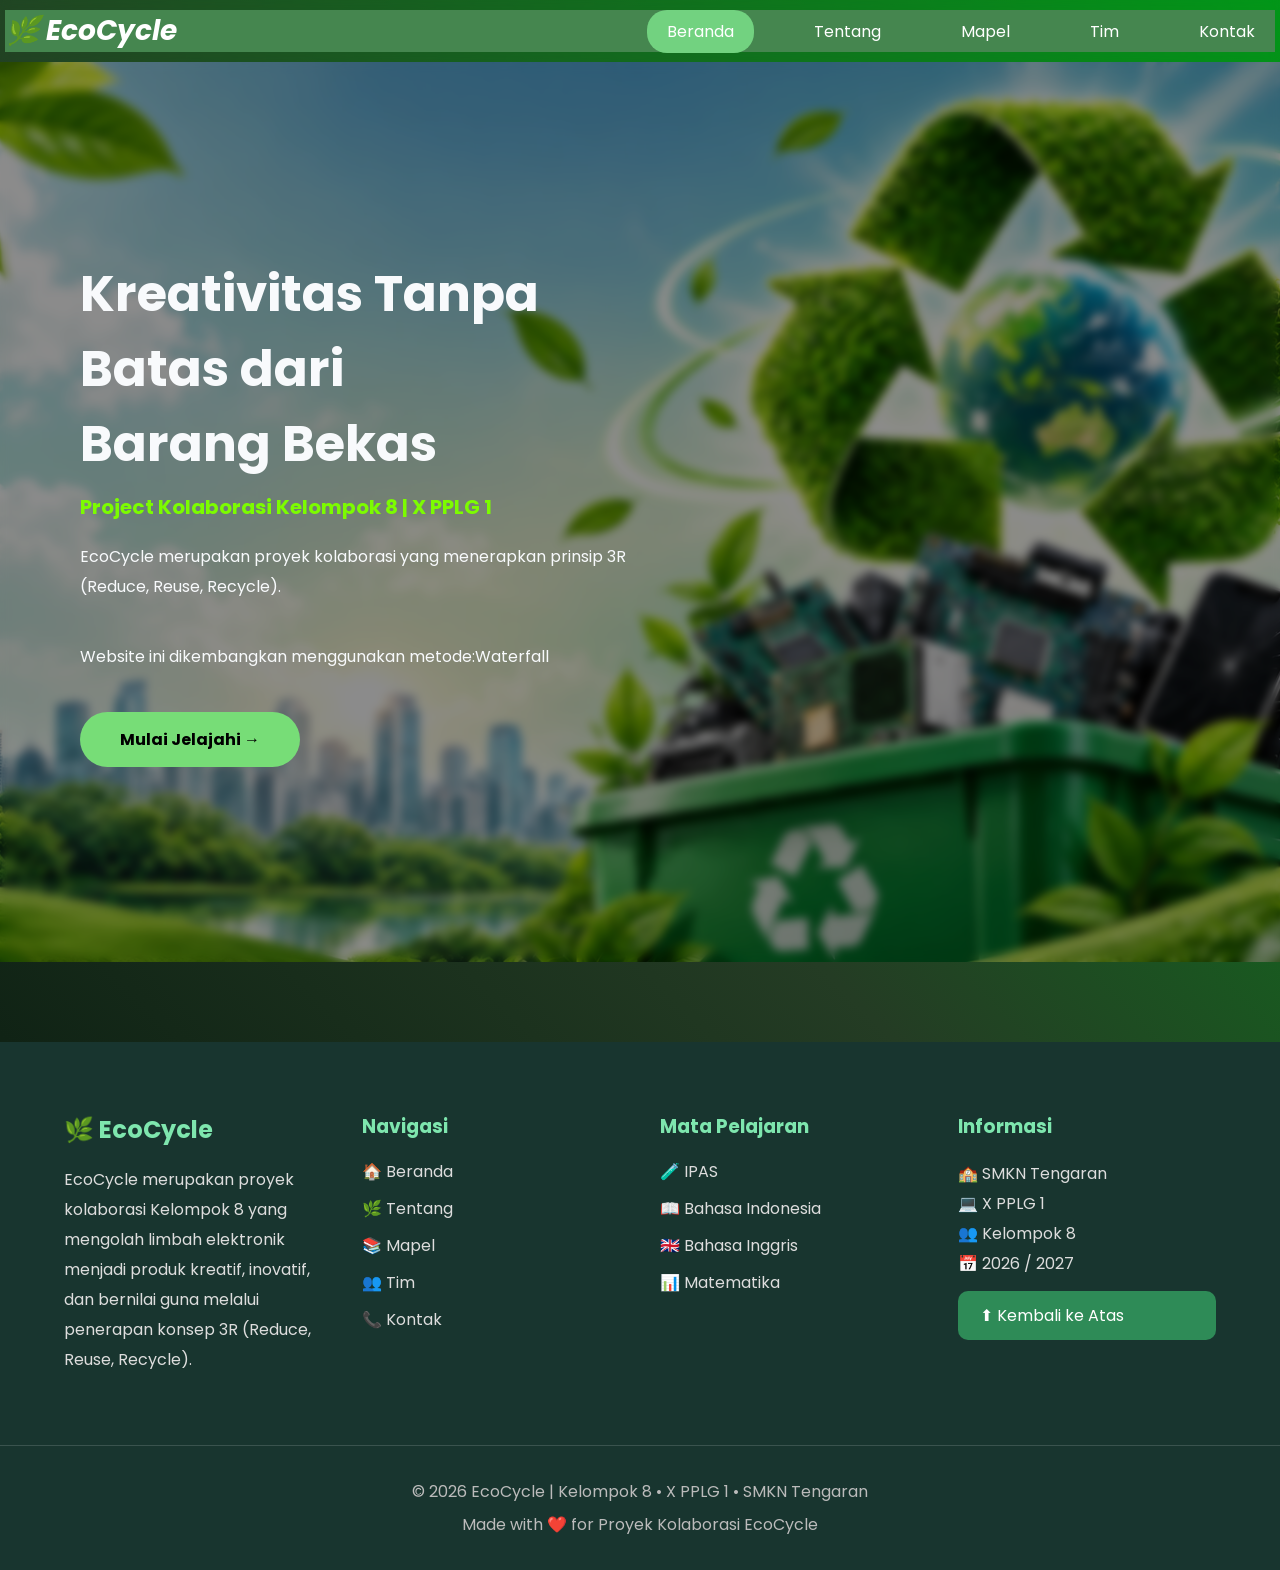
<file: index.html>
<!DOCTYPE html>
<html lang="id">
<head>
    <meta charset="UTF-8">
    <meta name="viewport" content="width=device-width, initial-scale=1.0">
    <title>EcoCycle</title>

    <link rel="stylesheet" href="style.css">

    <link href="https://fonts.googleapis.com/css2?family=Poppins:wght@300;400;600;700&display=swap" rel="stylesheet">
</head>
<body>

<header>
    <nav>
        <div class="logo">
            🌿 EcoCycle
        </div>

        <ul>
            <li><a href="index.html" class="active">Beranda</a></li>
            <li><a href="tentang.html">Tentang</a></li>
            <li><a href="mapel.html">Mapel</a></li>
            <li><a href="tim.html">Tim</a></li>
            <li><a href="kontak.html">Kontak</a></li>
        </ul>
    </nav>
</header>

<section class="hero">

    <div class="hero-text">

        <h1>
            Kreativitas Tanpa <br> Batas dari <br> Barang Bekas
        </h1>

        <h3 class="Kelompok">Project Kolaborasi Kelompok 8 | X PPLG 1</h3>

        <p>
            EcoCycle merupakan proyek kolaborasi yang menerapkan prinsip 3R (Reduce, Reuse, Recycle).
    
        </p>

        <p>
            Website ini dikembangkan menggunakan metode:Waterfall
        </p>

        <a href="tentang.html" class="btn">
            Mulai Jelajahi →
        </a>

    </div>

</section>
<footer class="footer">

    <div class="footer-container">

        <div class="footer-box">
            <h2>🌿 EcoCycle</h2>
            <p>
                EcoCycle merupakan proyek kolaborasi Kelompok 8
                yang mengolah limbah elektronik menjadi produk
                kreatif, inovatif, dan bernilai guna melalui
                penerapan konsep 3R (Reduce, Reuse, Recycle).
            </p>
        </div>

        <div class="footer-box">
            <h3>Navigasi</h3>

            <a href="index.html">🏠 Beranda</a>
            <a href="tentang.html">🌿 Tentang</a>
            <a href="mapel.html">📚 Mapel</a>
            <a href="tim.html">👥 Tim</a>
            <a href="kontak.html">📞 Kontak</a>
        </div>

        <div class="footer-box">
            <h3>Mata Pelajaran</h3>

            <a href="../Project_Kolaborasi/ipas.html">🧪 IPAS</a>
            <a href="Bahasa Indonesia/B.indonesia.html">📖 Bahasa Indonesia</a>
            <a href="Bahasa Inggris/B.inggris.html">🇬🇧 Bahasa Inggris</a>
            <a href="Matematika/matematika.html">📊 Matematika</a>
        </div>

        <div class="footer-box">
            <h3>Informasi</h3>

            <p>🏫 SMKN Tengaran</p>
            <p>💻 X PPLG 1</p>
            <p>👥 Kelompok 8</p>
            <p>📅 2026 / 2027</p>

            <a href="#top" class="top-btn">⬆ Kembali ke Atas</a>

        </div>

    </div>

    <div class="footer-bottom">

        <p>
            © 2026 EcoCycle | Kelompok 8 • X PPLG 1 • SMKN Tengaran
        </p>

        <p>
            Made with ❤️ for Proyek Kolaborasi EcoCycle
        </p>

    </div>

</footer>
</body>
</html>
</file>
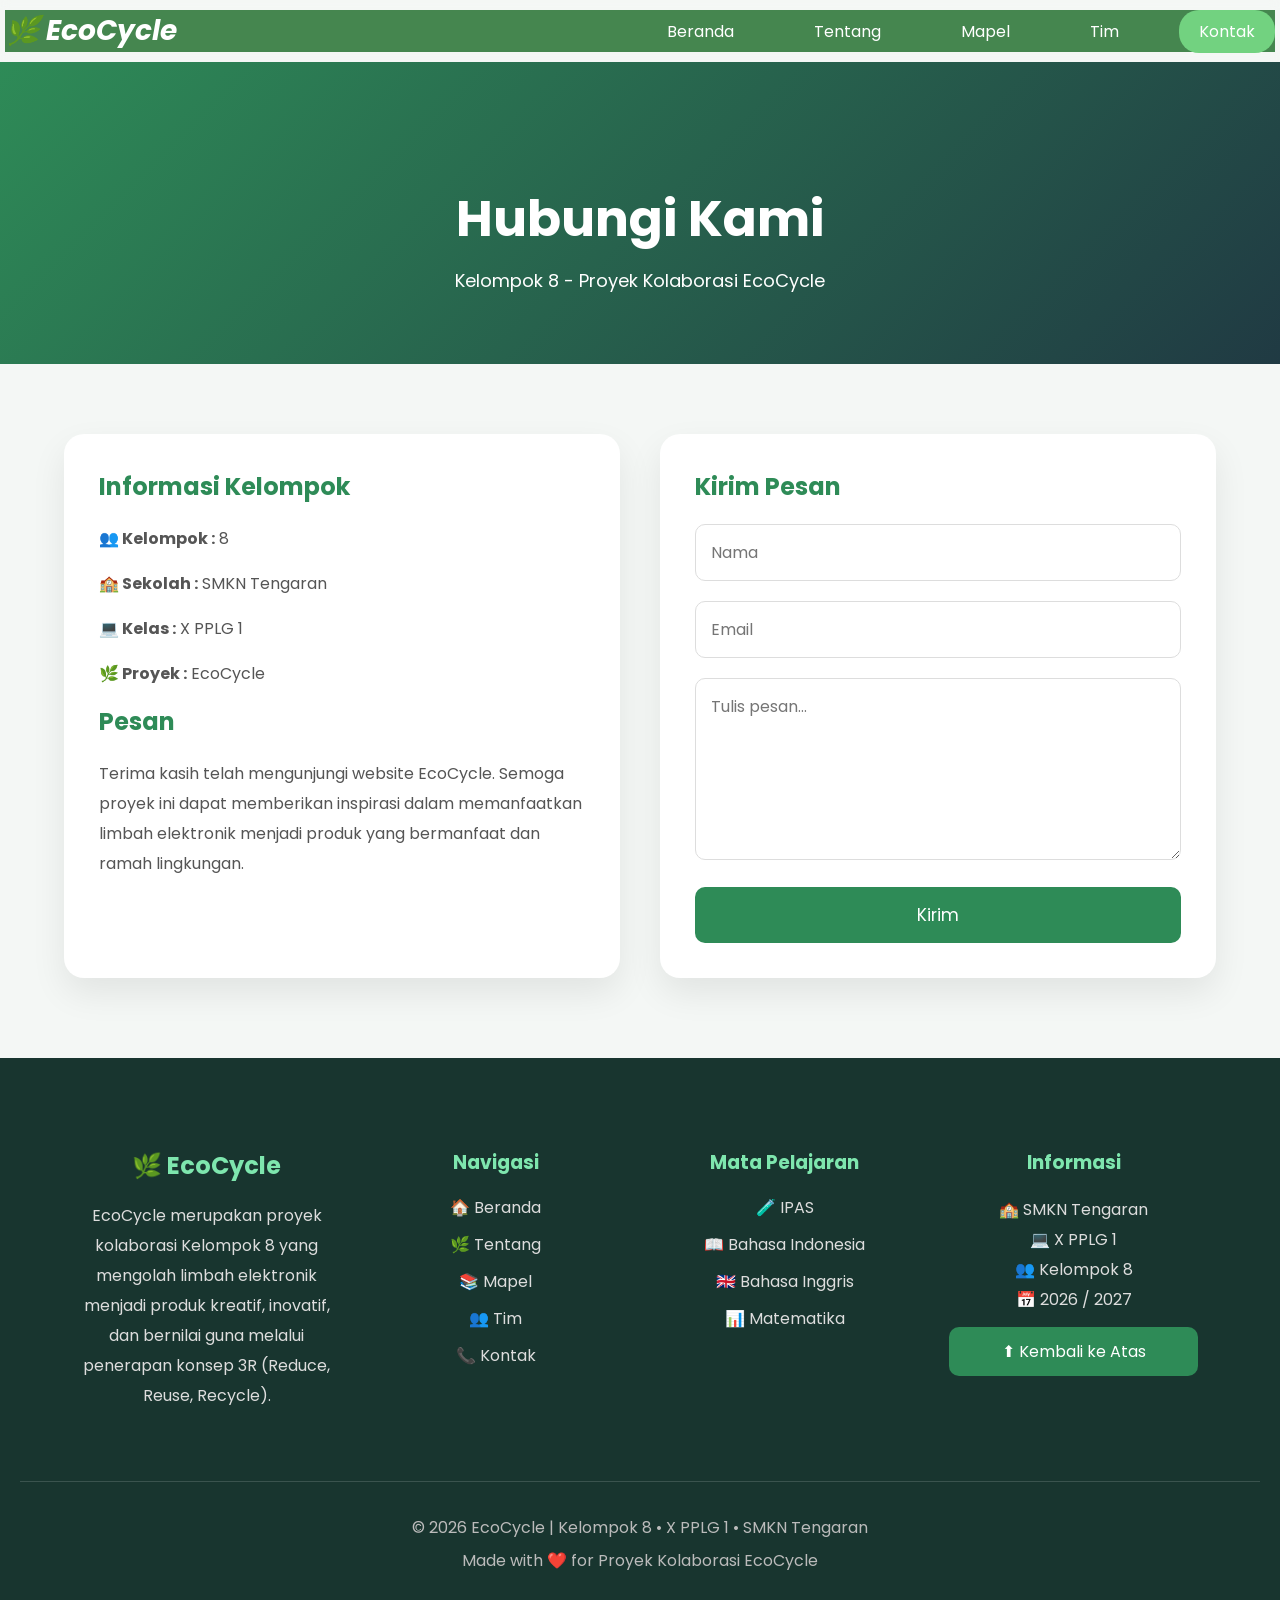
<file: kontak.html>
<!DOCTYPE html>
<html lang="id">
<head>
    <meta charset="UTF-8">
    <meta name="viewport" content="width=device-width, initial-scale=1.0">
    <title>Kontak - EcoCycle</title>

    <link rel="stylesheet" href="style.css">
    <link rel="stylesheet" href="kontak.css">

    <link href="https://fonts.googleapis.com/css2?family=Poppins:wght@300;400;500;600;700&display=swap" rel="stylesheet">
</head>
<body>

<header>
    <nav>
        <div class="logo">🌿 EcoCycle</div>

        <ul>
            <li><a href="index.html">Beranda</a></li>
            <li><a href="tentang.html">Tentang</a></li>
            <li><a href="mapel.html">Mapel</a></li>
            <li><a href="tim.html">Tim</a></li>
            <li><a href="kontak.html" class="active">Kontak</a></li>
        </ul>
    </nav>
</header>

<section class="banner">
    <h1>Hubungi Kami</h1>
    <p>Kelompok 8 - Proyek Kolaborasi EcoCycle</p>
</section>

<section class="kontak">

    <div class="info">

        <h2>Informasi Kelompok</h2>

        <p><strong>👥 Kelompok :</strong> 8</p>
        <p><strong>🏫 Sekolah :</strong> SMKN Tengaran</p>
        <p><strong>💻 Kelas :</strong> X PPLG 1</p>
        <p><strong>🌿 Proyek :</strong> EcoCycle</p>

        <h2>Pesan</h2>

        <p>
            Terima kasih telah mengunjungi website EcoCycle.
            Semoga proyek ini dapat memberikan inspirasi dalam
            memanfaatkan limbah elektronik menjadi produk yang
            bermanfaat dan ramah lingkungan.
        </p>

    </div>

    <div class="form">

        <h2>Kirim Pesan</h2>

        <form>

            <input type="text" placeholder="Nama">

            <input type="email" placeholder="Email">

            <textarea rows="6" placeholder="Tulis pesan..."></textarea>

            <button type="submit">Kirim</button>

        </form>

    </div>

</section>

<footer class="footer">

    <div class="footer-container">

        <div class="footer-box">
            <h2>🌿 EcoCycle</h2>
            <p>
                EcoCycle merupakan proyek kolaborasi Kelompok 8
                yang mengolah limbah elektronik menjadi produk
                kreatif, inovatif, dan bernilai guna melalui
                penerapan konsep 3R (Reduce, Reuse, Recycle).
            </p>
        </div>

        <div class="footer-box">
            <h3>Navigasi</h3>

            <a href="index.html">🏠 Beranda</a>
            <a href="tentang.html">🌿 Tentang</a>
            <a href="mapel.html">📚 Mapel</a>
            <a href="tim.html">👥 Tim</a>
            <a href="kontak.html">📞 Kontak</a>
        </div>

        <div class="footer-box">
            <h3>Mata Pelajaran</h3>

            <a href="ipas.html">🧪 IPAS</a>
            <a href="Bahasa Indonesia/B.indonesia.html">📖 Bahasa Indonesia</a>
            <a href="Bahasa Inggris/B.inggris.html">🇬🇧 Bahasa Inggris</a>
            <a href="Matematika/matematika.html">📊 Matematika</a>
           
        </div>

        <div class="footer-box">
            <h3>Informasi</h3>

            <p>🏫 SMKN Tengaran</p>
            <p>💻 X PPLG 1</p>
            <p>👥 Kelompok 8</p>
            <p>📅 2026 / 2027</p>

            <a href="#top" class="top-btn">⬆ Kembali ke Atas</a>

        </div>

    </div>

    <div class="footer-bottom">

        <p>
            © 2026 EcoCycle | Kelompok 8 • X PPLG 1 • SMKN Tengaran
        </p>

        <p>
            Made with ❤️ for Proyek Kolaborasi EcoCycle
        </p>

    </div>

</footer>

</body>
</html>
</file>
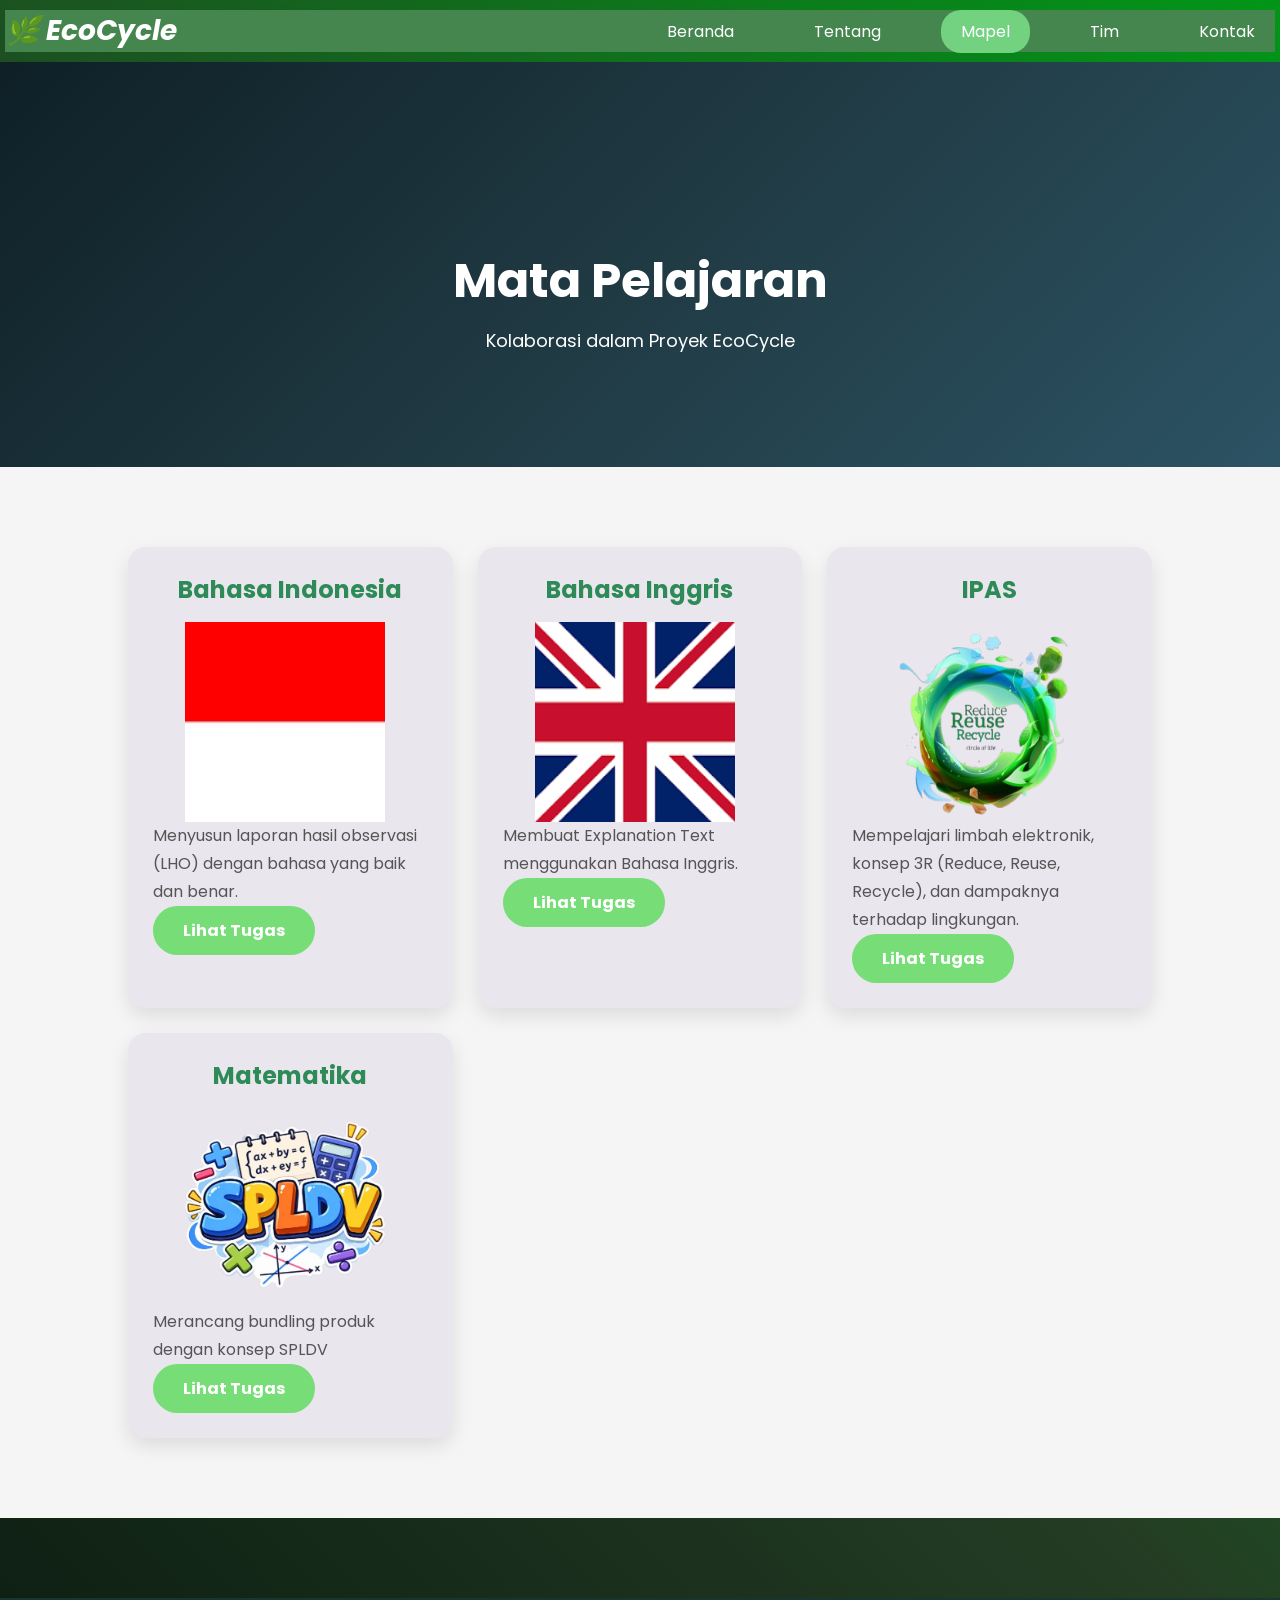
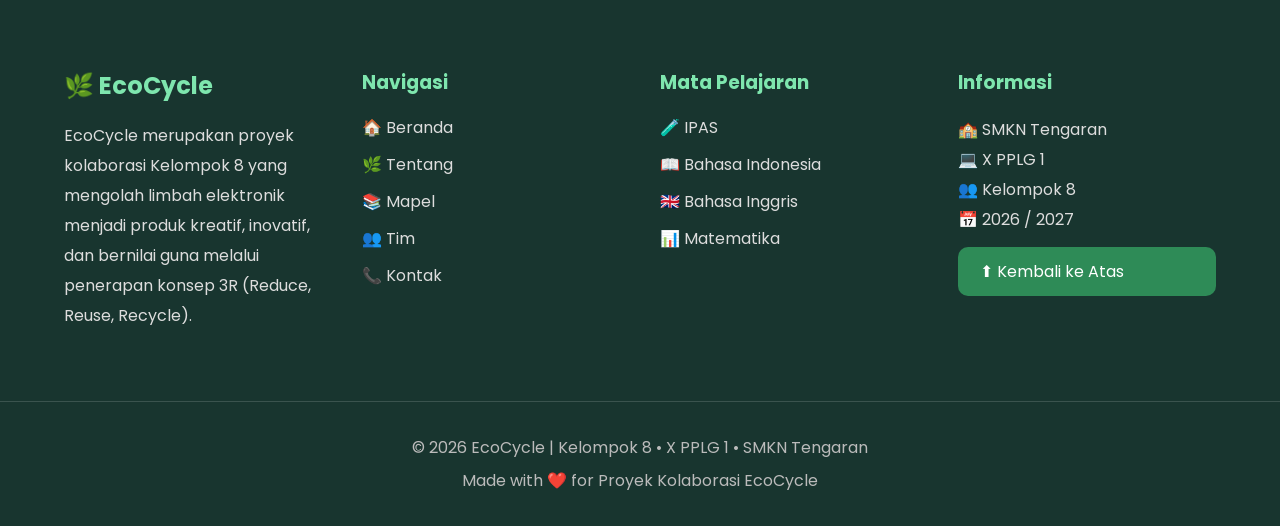
<file: mapel.html>
<!DOCTYPE html>
<html lang="id">
<head>
    <meta charset="UTF-8">
    <meta name="viewport" content="width=device-width, initial-scale=1.0">
    <title>Mata Pelajaran - EcoCycle</title>

    <link rel="stylesheet" href="style.css">
    <link rel="stylesheet" href="mapel.css">

    <link href="https://fonts.googleapis.com/css2?family=Poppins:wght@300;400;500;600;700&display=swap" rel="stylesheet">
</head>
<body>

<header>
    <nav>
        <div class="logo">🌿 EcoCycle</div>

        <ul>
            <li><a href="index.html">Beranda</a></li>
            <li><a href="tentang.html">Tentang</a></li>
            <li><a href="mapel.html" class="active">Mapel</a></li>
            <li><a href="tim.html">Tim</a></li>
            <li><a href="kontak.html">Kontak</a></li>
        </ul>
    </nav>
</header>

<section class="banner">
    <h1>Mata Pelajaran</h1>
    <p>Kolaborasi dalam Proyek EcoCycle</p>
</section>

<section class="mapel">

    <div class="card">
        <h3>
            
        </h3>
        <h2>Bahasa Indonesia</h2>
        <h3>
            <img src="images/WhatsApp Image 2026-11-19 at 09.30.15.jpeg" alt="bindo" class="icon">
        </h3>
        <p>Menyusun laporan hasil observasi (LHO) dengan bahasa yang baik dan benar.</p>
        <a href="Bahasa Indonesia/B.indonesia.html" class="btn">Lihat Tugas</a>
    </div>

    <div class="card">
        <h2>Bahasa Inggris</h2>
        <h3>
            <img src="images/download.png" alt="binggris" class="icon">
        </h3>
        <p>Membuat Explanation Text menggunakan Bahasa Inggris.</p>
        <a href="Bahasa Inggris/B.inggris.html" class="btn">Lihat Tugas</a>
    </div>


    <div class="card">
        <h2>IPAS</h2>
        <h3>
            <img src="images/WhatsApp_Image_2026-11-19_at_08.41.34-removebg-preview.png" alt="ipasgambar" class="icon">
        </h3>
        <p>Mempelajari limbah elektronik, konsep 3R (Reduce, Reuse, Recycle), dan dampaknya terhadap lingkungan.</p>
        <a href="ipas.html" class="btn">Lihat Tugas</a>
    </div>

    <div class="card">
        <h2>Matematika</h2>
        <h3>
            <img src="images/matematika-removebg-preview.png" alt="mtk" class="icon">
        </h3>
        <p>Merancang bundling produk dengan konsep SPLDV</p>
        <a href="Matematika/matematika.html" class="btn">Lihat Tugas</a>
    </div>

</section>

<footer class="footer">

    <div class="footer-container">

        <div class="footer-box">
            <h2>🌿 EcoCycle</h2>
            <p>
                EcoCycle merupakan proyek kolaborasi Kelompok 8
                yang mengolah limbah elektronik menjadi produk
                kreatif, inovatif, dan bernilai guna melalui
                penerapan konsep 3R (Reduce, Reuse, Recycle).
            </p>
        </div>

        <div class="footer-box">
            <h3>Navigasi</h3>

            <a href="index.html">🏠 Beranda</a>
            <a href="tentang.html">🌿 Tentang</a>
            <a href="mapel.html">📚 Mapel</a>
            <a href="tim.html">👥 Tim</a>
            <a href="kontak.html">📞 Kontak</a>
        </div>

        <div class="footer-box">
            <h3>Mata Pelajaran</h3>

            <a href="ipas.html">🧪 IPAS</a>
            <a href="Bahasa Indonesia/B.indonesia.html">📖 Bahasa Indonesia</a>
            <a href="Bahasa Inggris/B.inggris.html">🇬🇧 Bahasa Inggris</a>
            <a href="Matematika/matematika.html">📊 Matematika</a>
           
        </div>

        <div class="footer-box">
            <h3>Informasi</h3>

            <p>🏫 SMKN Tengaran</p>
            <p>💻 X PPLG 1</p>
            <p>👥 Kelompok 8</p>
            <p>📅 2026 / 2027</p>

            <a href="#top" class="top-btn">⬆ Kembali ke Atas</a>

        </div>

    </div>

    <div class="footer-bottom">

        <p>
            © 2026 EcoCycle | Kelompok 8 • X PPLG 1 • SMKN Tengaran
        </p>

        <p>
            Made with ❤️ for Proyek Kolaborasi EcoCycle
        </p>

    </div>

</footer>

</body>
</html>
</file>
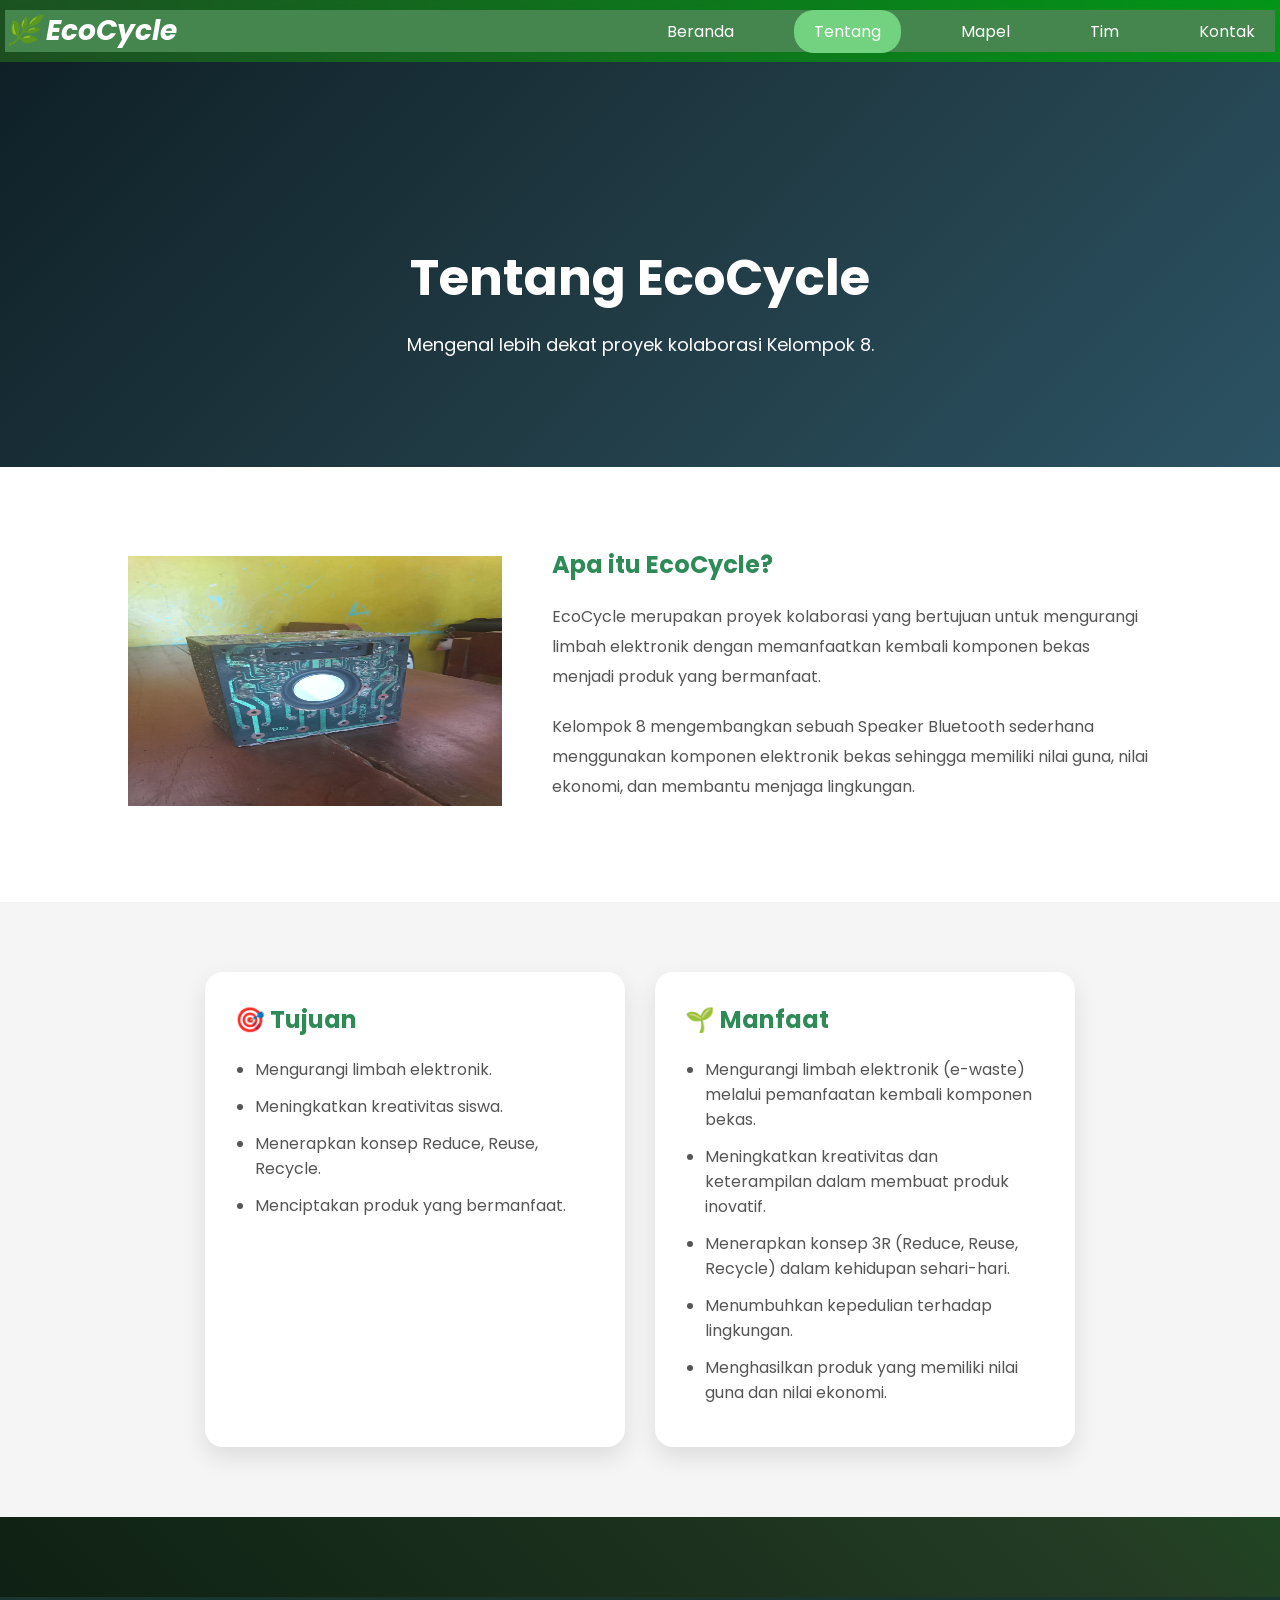
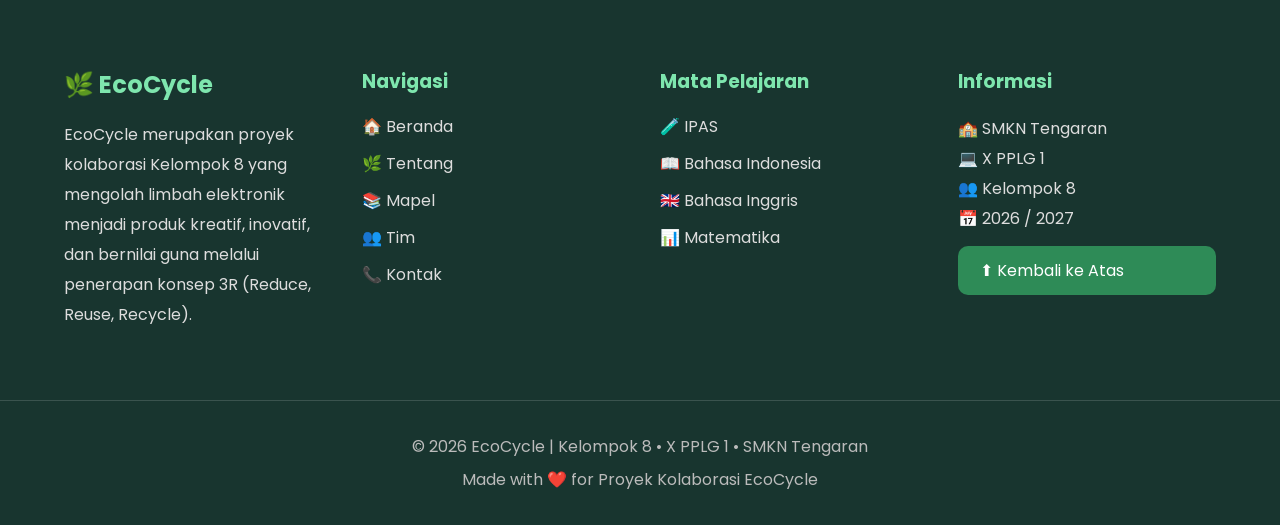
<file: tentang.html>
<!DOCTYPE html>
<html lang="id">
<head>
    <meta charset="UTF-8">
    <meta name="viewport" content="width=device-width, initial-scale=1.0">
    <title>Tentang - EcoCycle</title>

    <link rel="stylesheet" href="style.css">

    <link href="https://fonts.googleapis.com/css2?family=Poppins:wght@300;400;500;600;700&display=swap" rel="stylesheet">
</head>
<body>

<header>
    <nav>
        <div class="logo">🌿 EcoCycle</div>

        <ul>
            <li><a href="index.html">Beranda</a></li>
            <li><a href="tentang.html" class="active">Tentang</a></li>
            <li><a href="mapel.html">Mapel</a></li>
            <li><a href="tim.html">Tim</a></li>
            <li><a href="kontak.html">Kontak</a></li>
        </ul>
    </nav>
</header>

<section class="page-banner">
    <h1>Tentang EcoCycle</h1>
    <p>Mengenal lebih dekat proyek kolaborasi Kelompok 8.</p>
</section>

<section class="about-page">

    <div class="about-image">
        <img src="./images/speaker real.jpeg" alt="Speaker Bluetooth" width="400" height="250">
    </div>

    <div class="about-text">

        <h2>Apa itu EcoCycle?</h2>

        <p>
            EcoCycle merupakan proyek kolaborasi yang bertujuan untuk
            mengurangi limbah elektronik dengan memanfaatkan kembali
            komponen bekas menjadi produk yang bermanfaat.
        </p>

        <p>
            Kelompok 8 mengembangkan sebuah Speaker Bluetooth sederhana
            menggunakan komponen elektronik bekas sehingga memiliki nilai
            guna, nilai ekonomi, dan membantu menjaga lingkungan.
        </p>

    </div>

</section>
<section class="visi-misi">

    <div class="box">
        <h2>🎯 Tujuan</h2>

        <ul>
            <li>Mengurangi limbah elektronik.</li>
            <li>Meningkatkan kreativitas siswa.</li>
            <li>Menerapkan konsep Reduce, Reuse, Recycle.</li>
            <li>Menciptakan produk yang bermanfaat.</li>
        </ul>
    </div>

    <div class="box">
        <h2>🌱 Manfaat</h2>
    <ul>
        <li>Mengurangi limbah elektronik (e-waste) melalui pemanfaatan kembali komponen bekas.</li>
        <li>Meningkatkan kreativitas dan keterampilan dalam membuat produk inovatif.</li>
        <li>Menerapkan konsep 3R (Reduce, Reuse, Recycle) dalam kehidupan sehari-hari.</li>
        <li>Menumbuhkan kepedulian terhadap lingkungan.</li>
        <li>Menghasilkan produk yang memiliki nilai guna dan nilai ekonomi.</li>
    </ul>
</div>
</section>
<footer class="footer">

    <div class="footer-container">

        <div class="footer-box">
            <h2>🌿 EcoCycle</h2>
            <p>
                EcoCycle merupakan proyek kolaborasi Kelompok 8
                yang mengolah limbah elektronik menjadi produk
                kreatif, inovatif, dan bernilai guna melalui
                penerapan konsep 3R (Reduce, Reuse, Recycle).
            </p>
        </div>

        <div class="footer-box">
            <h3>Navigasi</h3>

            <a href="index.html">🏠 Beranda</a>
            <a href="tentang.html">🌿 Tentang</a>
            <a href="mapel.html">📚 Mapel</a>
            <a href="tim.html">👥 Tim</a>
            <a href="kontak.html">📞 Kontak</a>
        </div>

        <div class="footer-box">
            <h3>Mata Pelajaran</h3>

            <a href="../Project_Kolaborasi/ipas.html">🧪 IPAS</a>
            <a href="Bahasa Indonesia/B.indonesia.html">📖 Bahasa Indonesia</a>
            <a href="Bahasa Inggris/B.inggris.html">🇬🇧 Bahasa Inggris</a>
            <a href="Matematika/matematika.html">📊 Matematika</a>
        </div>

        <div class="footer-box">
            <h3>Informasi</h3>

            <p>🏫 SMKN Tengaran</p>
            <p>💻 X PPLG 1</p>
            <p>👥 Kelompok 8</p>
            <p>📅 2026 / 2027</p>

            <a href="#top" class="top-btn">⬆ Kembali ke Atas</a>

        </div>

    </div>

    <div class="footer-bottom">

        <p>
            © 2026 EcoCycle | Kelompok 8 • X PPLG 1 • SMKN Tengaran
        </p>

        <p>
            Made with ❤️ for Proyek Kolaborasi EcoCycle
        </p>

    </div>
</footer>
</body>
</html>
</file>
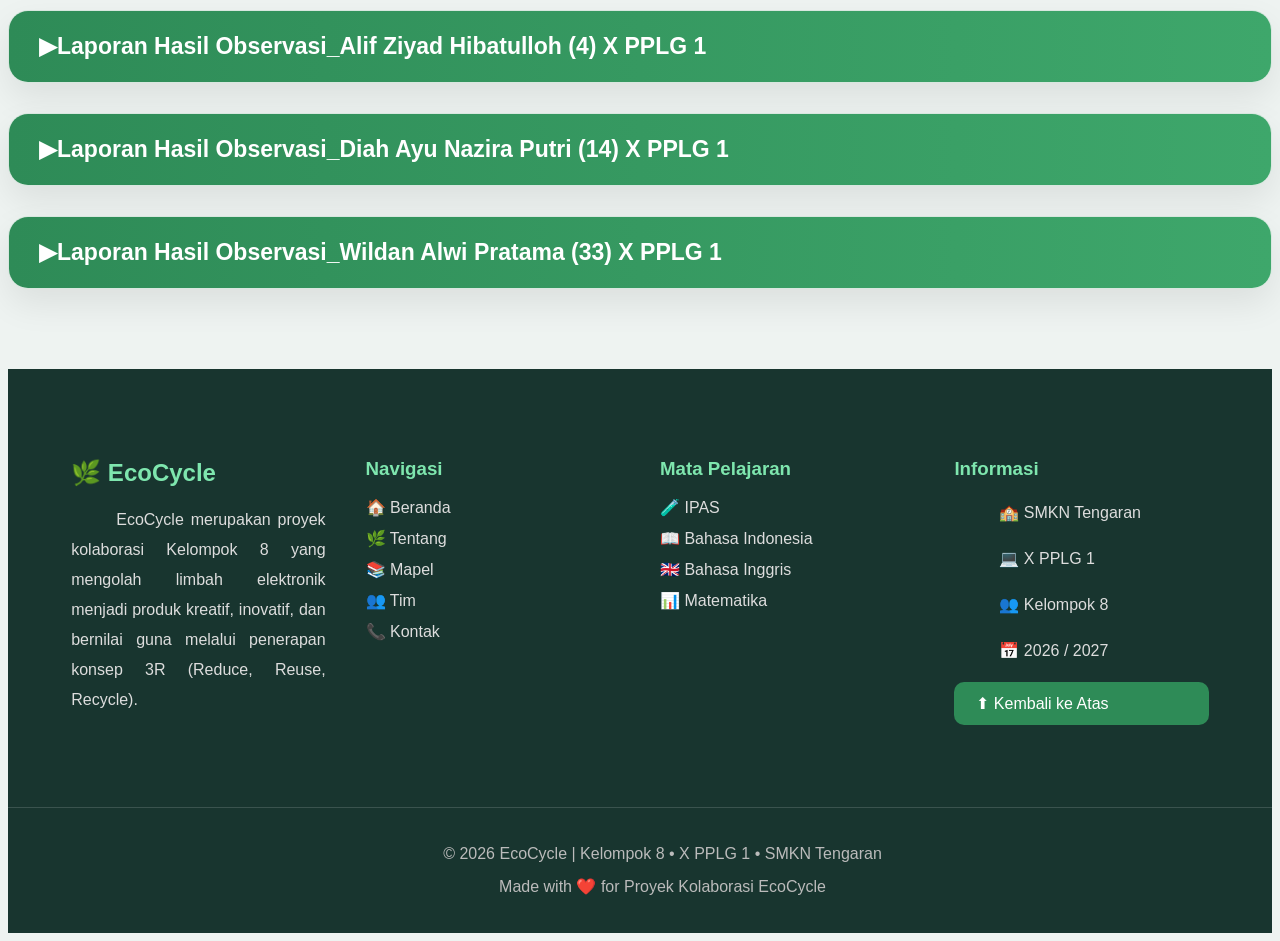
<file: Bahasa Indonesia/B.indonesia.html>
<!DOCTYPE html>
<html lang="en">
<head>
    <meta charset="UTF-8">
    <meta name="viewport" content="width=device-width, initial-scale=1.0">
    <title>Bahasa Indonesia</title>
    <link rel="stylesheet" href="B.indonesia.css">
    <style>
        p {
            text-indent: 45px;
            text-align: justify;
            line-height: 1.6;
        }
    </style>
</head>
<body>
    <details>
        <summary>▶Laporan Hasil Observasi_Alif Ziyad Hibatulloh (4) X PPLG 1</summary>
        
<h2>Bluetooth dari Komponen Elektronik Bekas</h2>
<p>Speaker Bluetooth dari komponen elektronik bekas merupakan produk hasil daur ulang limbah elektronik (e-waste) yang memanfaatkan berbagai komponen bekas, seperti motherboard, PCB (Printed Circuit Board), speaker bekas, kabel, serta modul Bluetooth yang masih layak digunakan. Produk ini dibuat sebagai upaya mengurangi penumpukan limbah elektronik sekaligus menghasilkan barang yang memiliki nilai guna dan nilai ekonomi.
Proyek ini merupakan bagian dari kegiatan kolaborasi mata pelajaran IPAS yang mengangkat tema pengolahan limbah elektronik dengan prinsip Reduce, Reuse, dan Recycle (3R). Melalui proyek ini, peserta didik diharapkan mampu mengembangkan kreativitas, kepedulian terhadap lingkungan, serta keterampilan dalam memanfaatkan barang bekas menjadi produk yang bermanfaat.
</p>

<p>Speaker Bluetooth ini berbentuk kubus dengan bagian luar menggunakan potongan PCB atau motherboard bekas sebagai pelapis sehingga memiliki tampilan yang unik dan bernuansa teknologi. Pada bagian depan terdapat speaker sebagai keluaran suara. Di bagian dalam terdapat modul Bluetooth, amplifier mini, baterai isi ulang, sakelar, serta rangkaian kabel yang menghubungkan seluruh komponen.
Cara kerja speaker ini cukup sederhana. Ketika dinyalakan, modul Bluetooth akan menerima sinyal audio dari telepon genggam atau perangkat lain. Selanjutnya sinyal diproses oleh amplifier untuk memperkuat suara, kemudian diteruskan ke speaker sehingga menghasilkan suara yang jernih.
Dalam proses pembuatannya digunakan beberapa alat, seperti solder, timah solder, lem tembak, obeng, tang potong, dan gunting. Bahan yang digunakan meliputi speaker bekas, PCB atau motherboard bekas, modul Bluetooth, amplifier mini, baterai, kabel, sakelar, dan kotak rangka sebagai tempat pemasangan seluruh komponen.
Produk ini memiliki desain yang menarik karena memanfaatkan limbah elektronik sebagai bagian utama tampilan luar. Selain berfungsi sebagai alat pemutar musik, speaker ini juga menunjukkan bahwa limbah elektronik masih dapat dimanfaatkan menjadi produk yang bernilai.
</p>

<p>Speaker Bluetooth dari komponen elektronik bekas memiliki berbagai manfaat. Dari segi lingkungan, produk ini membantu mengurangi jumlah limbah elektronik yang sulit terurai. Dari segi pendidikan, proyek ini melatih kreativitas, kemampuan berpikir kritis, kerja sama, serta keterampilan merancang dan merakit produk berbasis teknologi.
Selain itu, produk ini memiliki nilai ekonomi karena dapat dijual kembali sebagai barang hasil daur ulang. Dengan demikian, limbah elektronik tidak hanya menjadi sampah, tetapi juga dapat diubah menjadi produk yang berguna dan memiliki nilai jual.
</p>

<p>
Berdasarkan hasil observasi, Speaker Bluetooth dari komponen elektronik bekas merupakan salah satu contoh pemanfaatan limbah elektronik yang kreatif, inovatif, dan ramah lingkungan. Produk ini membuktikan bahwa barang bekas masih dapat diolah menjadi alat yang fungsional, menarik, serta bernilai ekonomi. Melalui proyek kolaborasi IPAS ini, diharapkan peserta didik semakin peduli terhadap lingkungan dan mampu menerapkan prinsip 3R dalam kehidupan sehari-hari.
</p>

        </details>
        <details>
        <summary>▶Laporan Hasil Observasi_Diah Ayu Nazira Putri (14) X PPLG 1</summary>
        
<h2>Speaker Bluetooth dari Komponen Elektronik Bekas</h2>
<p>Speaker Bluetooth sederhana merupakan salah satu perangkat elektronik yang berfungsi untuk menghasilkan suara dari perangkat lain, seperti telepon genggam, laptop, dan tablet melalui sambungan Bluetooth. Alat ini dapat digunakan tanpa harus menghubungkan perangkat menggunakan kabel audio. Speaker Bluetooth yang dibuat dalam proyek IPAS ini memanfaatkan komponen elektronik bekas yang masih layak digunakan, seperti speaker kecil, kabel, baterai, dan komponen pendukung lainnya.
Pembuatan speaker Bluetooth dari komponen elektronik bekas merupakan salah satu bentuk kegiatan daur ulang yang bertujuan untuk mengurangi limbah elektronik. Komponen yang sebelumnya sudah tidak digunakan dapat dimanfaatkan kembali menjadi produk baru yang memiliki fungsi dan nilai guna. Selain membantu menjaga lingkungan, kegiatan ini juga memberikan kesempatan untuk mempelajari teknologi sederhana serta mengembangkan kreativitas dalam bidang elektronik.</p>

<p>Speaker Bluetooth sederhana terdiri dari beberapa komponen elektronik yang memiliki fungsi berbeda, tetapi saling berhubungan. Komponen yang digunakan antara lain speaker, modul Bluetooth, amplifier, baterai, kabel penghubung, sakelar, dan casing.
Speaker berfungsi mengubah sinyal listrik menjadi suara. Modul Bluetooth digunakan untuk menerima sinyal audio dari HP atau laptop, sedangkan amplifier berfungsi memperkuat suara. Baterai menjadi sumber energi listrik, kabel penghubung menyambungkan setiap komponen, dan sakelar digunakan untuk menghidupkan serta mematikan alat. Sementara itu, casing berfungsi melindungi komponen agar lebih aman dan rapi.
Cara kerja speaker dimulai ketika alat dinyalakan menggunakan sumber energi listrik. Modul Bluetooth kemudian menerima sinyal audio dari HP yang telah terhubung. Sinyal tersebut diteruskan ke amplifier untuk diperkuat, kemudian dikirimkan ke speaker sehingga menghasilkan suara.</p>

<p>Speaker Bluetooth dari komponen elektronik bekas memiliki berbagai manfaat dalam kehidupan sehari-hari. Alat ini dapat digunakan untuk mendengarkan musik, memutar audio pembelajaran, menonton video, dan mendengarkan berbagai informasi. Teknologi Bluetooth juga membuat speaker lebih praktis karena dapat terhubung dengan HP tanpa kabel audio.
Selain itu, pembuatan produk ini dapat membantu mengurangi limbah elektronik dengan memanfaatkan kembali komponen yang masih berfungsi. Kegiatan ini juga menambah pengetahuan tentang teknologi dan rangkaian elektronik serta melatih kreativitas, ketelitian, dan keterampilan dalam membuat produk. Penggunaan komponen bekas juga dapat menghemat biaya pembuatan.</p>

<p>Berdasarkan hasil observasi, speaker Bluetooth sederhana dari komponen elektronik bekas merupakan salah satu contoh pemanfaatan limbah menjadi produk yang bermanfaat. Produk ini dibuat dengan menggabungkan beberapa komponen elektronik yang memiliki fungsi masing-masing sehingga dapat bekerja sebagai sebuah perangkat penghasil suara. Selain dapat digunakan untuk mendengarkan berbagai audio, speaker ini juga memberikan manfaat dalam bidang pendidikan, lingkungan, dan ekonomi.
Melalui kegiatan pembuatan speaker Bluetooth ini, dapat diketahui bahwa barang bekas tidak selalu menjadi sampah yang harus dibuang. Dengan kreativitas, pengetahuan, dan keterampilan, komponen elektronik yang sudah tidak digunakan masih dapat dimanfaatkan menjadi barang baru. Oleh karena itu, kegiatan daur ulang perlu diterapkan dalam kehidupan sehari-hari sebagai salah satu upaya mengurangi limbah elektronik, menghemat sumber daya, dan menjaga kelestarian lingkungan.</p>

        
    </details>
    <details>
        <summary>▶Laporan Hasil Observasi_Wildan Alwi Pratama (33) X PPLG 1</summary>
        
<h2>Speaker Bluetooth dari Komponen Elektronik Bekas</h2>

<p>Speaker Bluetooth dari komponen elektronik bekas merupakan inovasi kreatif yang mengubah limbah elektronik menjadi produk teknologi yang bermanfaat. Produk ini memanfaatkan berbagai komponen bekas yang masih layak digunakan, seperti motherboard, PCB (Printed Circuit Board), speaker, kabel, dan modul Bluetooth.
Pembuatan produk ini bertujuan untuk mengurangi penumpukan limbah elektronik sekaligus meningkatkan nilai guna barang bekas. Kegiatan ini juga menerapkan prinsip 3R (Reduce, Reuse, Recycle) sebagai bentuk kepedulian terhadap lingkungan melalui kreativitas dan pemanfaatan teknologi.</p>

<p>Speaker Bluetooth ini memiliki bentuk kubus dengan tampilan unik karena bagian luarnya dihiasi potongan PCB atau motherboard bekas yang memberikan kesan modern dan bernuansa teknologi. Pada bagian depan terdapat speaker sebagai penghasil suara, sedangkan bagian dalam dilengkapi modul Bluetooth, amplifier mini, baterai, sakelar, dan kabel penghubung.
Cara kerjanya dimulai ketika perangkat dinyalakan dan dihubungkan dengan telepon genggam melalui Bluetooth. Sinyal audio yang diterima kemudian diperkuat oleh amplifier dan diteruskan ke speaker untuk menghasilkan suara.
Dalam pembuatannya diperlukan alat berupa solder, timah, lem tembak, obeng, tang potong, dan gunting. Bahan yang digunakan meliputi speaker bekas, PCB, motherboard, modul Bluetooth, amplifier, baterai, kabel, sakelar, serta kotak rangka.
Keistimewaan produk ini terletak pada perpaduan fungsi teknologi dengan desain kreatif berbahan limbah elektronik sehingga menghasilkan perangkat yang menarik sekaligus fungsional.</p>

<p>Speaker Bluetooth ini memberikan manfaat dalam bidang lingkungan, pendidikan, dan ekonomi. Dari segi lingkungan, produk ini membantu mengurangi limbah elektronik dengan memanfaatkan kembali komponen yang masih dapat digunakan.
Dari segi pendidikan, proses pembuatannya melatih kreativitas, kerja sama, ketelitian, serta keterampilan dalam merancang dan merakit perangkat elektronik. Sementara itu, dari segi ekonomi, produk ini memiliki peluang untuk dipasarkan sebagai barang daur ulang yang unik dan bernilai jual.</p>

<p>Berdasarkan hasil observasi, speaker Bluetooth dari komponen elektronik bekas merupakan contoh inovasi yang menggabungkan kreativitas, teknologi, dan kepedulian terhadap lingkungan. Produk ini membuktikan bahwa barang bekas tidak selalu menjadi sampah, tetapi dapat diolah menjadi sesuatu yang berguna dan bernilai ekonomi.
Melalui proyek ini, peserta didik diharapkan mampu mengembangkan kreativitas serta menerapkan prinsip 3R dalam kehidupan sehari-hari. Dengan kreativitas tanpa batas, limbah elektronik dapat disulap menjadi karya yang bermanfaat dan bernilai.</p>

        
    </details>
     <footer class="footer">

    <div class="footer-container">

        <div class="footer-box">
            <h2>🌿 EcoCycle</h2>
            <p>
                EcoCycle merupakan proyek kolaborasi Kelompok 8
                yang mengolah limbah elektronik menjadi produk
                kreatif, inovatif, dan bernilai guna melalui
                penerapan konsep 3R (Reduce, Reuse, Recycle).
            </p>
        </div>

        <div class="footer-box">
            <h3>Navigasi</h3>

            <a href="../index.html">🏠 Beranda</a>
            <a href="../tentang.html">🌿 Tentang</a>
            <a href="../mapel.html">📚 Mapel</a>
            <a href="../tim.html">👥 Tim</a>
            <a href="../kontak.html">📞 Kontak</a>
        </div>

        <div class="footer-box">
            <h3>Mata Pelajaran</h3>

            <a href="../ipas.html">🧪 IPAS</a>
            <a href="../Bahasa Indonesia/B.indonesia.html">📖 Bahasa Indonesia</a>
            <a href="../Bahasa Inggris/B.inggris.html">🇬🇧 Bahasa Inggris</a>
            <a href="../Matematika/matematika.html">📊 Matematika</a>
        </div>

        <div class="footer-box">
            <h3>Informasi</h3>

            <p>🏫 SMKN Tengaran</p>
            <p>💻 X PPLG 1</p>
            <p>👥 Kelompok 8</p>
            <p>📅 2026 / 2027</p>

            <a href="#top" class="top-btn">⬆ Kembali ke Atas</a>

        </div>

    </div>

    <div class="footer-bottom">

        <p>
            © 2026 EcoCycle | Kelompok 8 • X PPLG 1 • SMKN Tengaran
        </p>

        <p>
            Made with ❤️ for Proyek Kolaborasi EcoCycle
        </p>

    </div>

</footer>
</body>
</html>
</file>
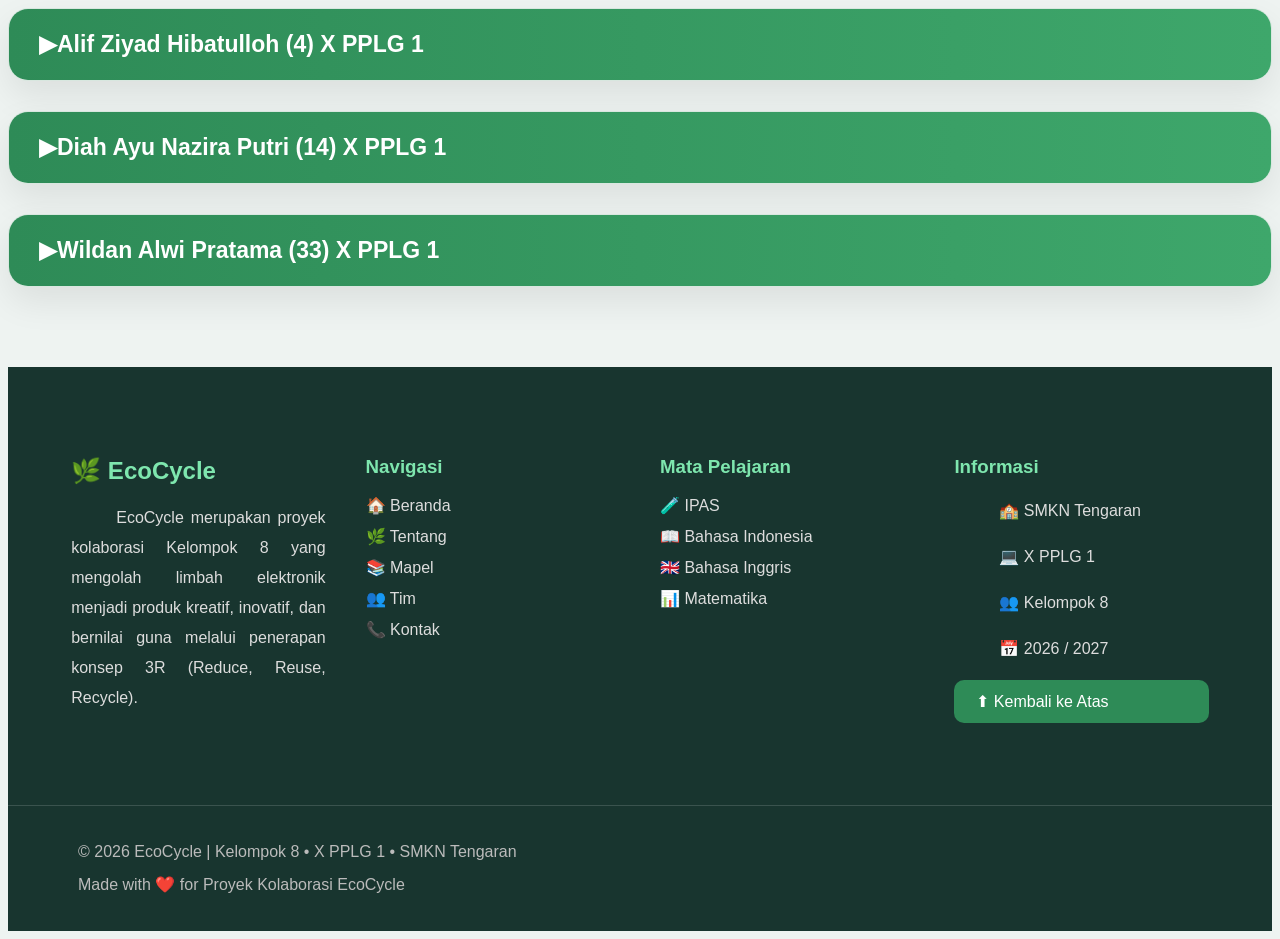
<file: Bahasa Inggris/B.inggris.html>
<!DOCTYPE html>
<html lang="en">
<head>
    <meta charset="UTF-8">
    <meta name="viewport" content="width=device-width, initial-scale=1.0">
    <title>Bahasa Inggris</title>
    <link rel="stylesheet" href="B.inggris.css">
    <style>
        p {
            text-indent: 45px;
            text-align: justify;
            line-height: 1.6;
        }
    </style>
</head>
<body>
    <details>
        <summary>▶Alif Ziyad Hibatulloh (4) X PPLG 1</summary>
        <h2>How Recycled Electronic Components Are Transformed into a Mini Bluetooth Speaker</h2>
<p>
Electronic waste is one of the environmental problems caused by the rapid development of technology. Many damaged electronic devices, such as computer motherboards, old cables, and plastic casings, are often thrown away. However, some of these components can still be reused. One creative way to reduce electronic waste is by transforming recycled electronic components into a mini Bluetooth speaker. This transformation shows that electronic waste can become a useful and valuable product.
</p>
<p>
The transformation begins when usable electronic components are collected from unused electronic devices. The components are cleaned and sorted based on their functions. A Bluetooth speaker module, speaker driver, battery, switch, and charging module are then assembled with recycled materials such as an old casing or decorative electronic parts. During this process, the components are connected carefully until they function as a complete speaker.
</p>
<p>
After all the components are assembled, the speaker is tested to ensure it works properly. The recycled electronic parts are arranged neatly to create an attractive appearance. Once the assembly is complete, the product becomes a mini Bluetooth speaker that can play music wirelessly through Bluetooth connection. The combination of reused materials and electronic components creates a functional and unique product.
</p>
<p>
As a result, recycled electronic components are transformed into a mini Bluetooth speaker that has both functional and economic value. The product can be used for listening to music while reducing the amount of electronic waste. This project also encourages people to recycle unused electronic materials into useful products. Therefore, reusing electronic waste is one way to support a cleaner and more sustainable environment
</p>
    </details>
    <details>
        <summary>▶Diah Ayu Nazira Putri (14) X PPLG 1</summary>
        <h2>How Used Electronic Components Are Transformed into a Bluetooth Speaker</h2>
<p>
Elelctronic waste in one of the environmental problems caused by technological development. Many electronic components are no longer used and are thrown away. However, some of these components can still by reused to create useful products. One example is making a Bluetooth speaker from a used speaker and old PCB components.
</p>

<p>
The process begins by preparing a used speaker, recycled PCB components, and a rechargeable battery. All components are cleaned and checked before being reused. The rechargeable battery is used as the power source and can be charged again when its energy runs out. 
</p>

<p>
After all the components are prepared, they are arranged and assembled inside a speaker case. The PCB components are installed neatly to support the speaker's function. Then, the speaker is tested to make sure it can work properly, connect to Bluetooth, and charge its battery.
</p>

<p>
As a result, used electronic components are transformed into a rechargeable Bluetooth speaker. This product can play music from a smartphone through a Bluetooth connection and can be charged when the battery is low. Besides being useful, this project also helps reduce electronic waste and encourages creativity in reusing old materials.
</p>
    </details>
    <details>
        <summary>▶Wildan Alwi Pratama (33) X PPLG 1</summary>
        <h2>How Used Electronic Components Are Transformed into a Bluetooth Speaker</h2>
<p>
Electronic waste is one of the environmental problems caused by the rapid development of technology. Used electronic components, such as speakers, circuit boards, cables, and Bluetooth modules, are often discarded when they are no longer needed. However, some of these components can still be reused. One creative way to manage this waste is by transforming used electronic components into a Bluetooth speaker. This transformation shows how electronic waste can become a useful product.
</p>

<p>
The transformation begins by collecting used electronic components that are still suitable for reuse. The components are checked and separated according to their functions. The speaker, Bluetooth module, cables, and other supporting components are then prepared for assembly. After that, the components are connected to form a Bluetooth speaker system.
</p>

<p>
The prepared components are arranged and installed inside a speaker casing. The speaker and Bluetooth module are connected to their supporting components to create a functioning audio system. The casing is designed to protect the components and make the product look neat and attractive. After the assembly process is completed, the speaker is tested to ensure that Bluetooth connectivity and sound output work properly.
</p>

<p>
As a result, used electronic components are transformed into a Bluetooth speaker that has both functional and economic value. The product can be used to play music wirelessly through a smartphone or other Bluetooth devices. This transformation helps reduce electronic waste and encourages creativity in reusing unused materials. Therefore, recycling electronic components into useful products is one way to support a more sustainable environment.
</p>
    </details>

    <footer class="footer">

    <div class="footer-container">

        <div class="footer-box">
            <h2>🌿 EcoCycle</h2>
            <p>
                EcoCycle merupakan proyek kolaborasi Kelompok 8
                yang mengolah limbah elektronik menjadi produk
                kreatif, inovatif, dan bernilai guna melalui
                penerapan konsep 3R (Reduce, Reuse, Recycle).
            </p>
        </div>

        <div class="footer-box">
            <h3>Navigasi</h3>

            <a href="../index.html">🏠 Beranda</a>
            <a href="../tentang.html">🌿 Tentang</a>
            <a href="../mapel.html">📚 Mapel</a>
            <a href="../tim.html">👥 Tim</a>
            <a href="../kontak.html">📞 Kontak</a>
        </div>

        <div class="footer-box">
            <h3>Mata Pelajaran</h3>

            <a href="../ipas.html">🧪 IPAS</a>
            <a href="../Bahasa Indonesia/B.indonesia.html">📖 Bahasa Indonesia</a>
            <a href="../Bahasa Inggris/B.inggris.html">🇬🇧 Bahasa Inggris</a>
            <a href="../Matematika/matematika.html">📊 Matematika</a>
        </div>

        <div class="footer-box">
            <h3>Informasi</h3>

            <p>🏫 SMKN Tengaran</p>
            <p>💻 X PPLG 1</p>
            <p>👥 Kelompok 8</p>
            <p>📅 2026 / 2027</p>

            <a href="#top" class="top-btn">⬆ Kembali ke Atas</a>

        </div>

    </div>

    <div class="footer-bottom">

        <p>
            © 2026 EcoCycle | Kelompok 8 • X PPLG 1 • SMKN Tengaran
        </p>

        <p>
            Made with ❤️ for Proyek Kolaborasi EcoCycle
        </p>

    </div>

</footer>
</body>
</html>
</file>
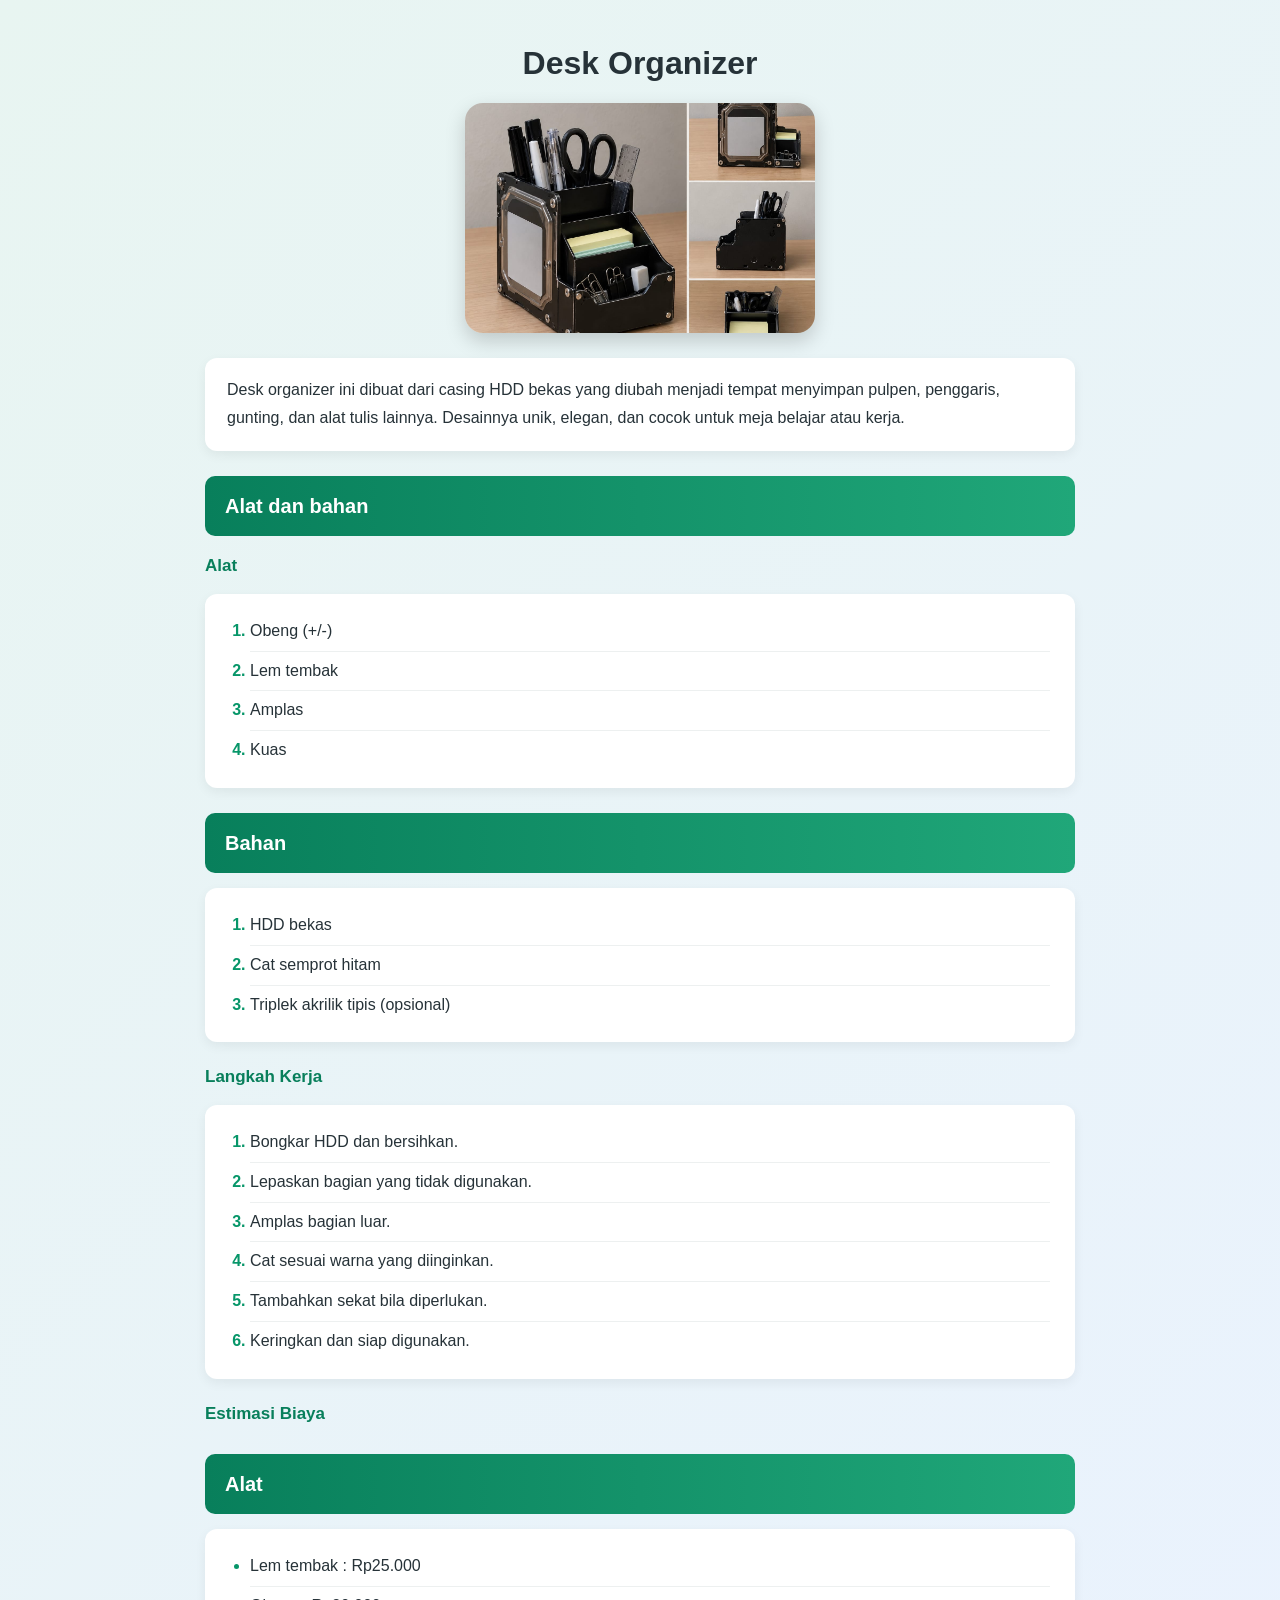
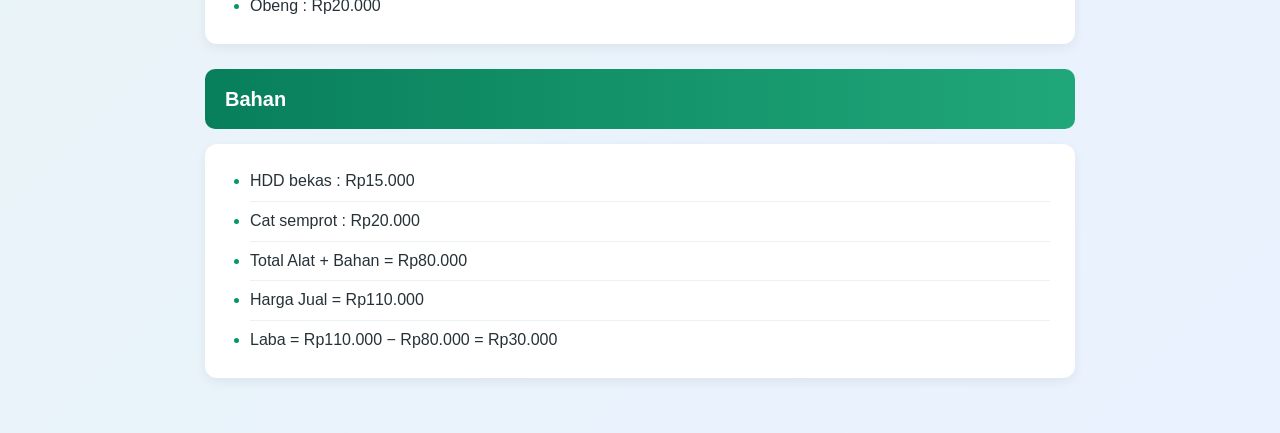
<file: IPAS/desk organizer.html>
<!DOCTYPE html>
<html lang="en">
<head>
    <meta charset="UTF-8">
    <meta name="viewport" content="width=device-width, initial-scale=1.0">
    <title>Desk Organizer</title>
    <link rel="stylesheet" href="desk organizer.css">
</head>
<body>
    <h1 style="text-align: center;">Desk Organizer</h1>
    <img src="..//images/desk organizer.jpeg" alt="desk organizer" class="penghubung" width="250" height="200">
    <p>Desk organizer ini dibuat dari casing HDD bekas yang diubah menjadi tempat menyimpan      pulpen, penggaris, gunting, dan alat tulis lainnya. Desainnya unik, elegan, dan cocok untuk meja belajar atau kerja.</p>

<h2>Alat dan bahan</h2>
<h3>Alat</h3>
<ol>
<li>Obeng (+/-)</li>
<li>Lem tembak</li>
<li>Amplas</li>
<li>Kuas</li>
</ol>

<h2>Bahan</h2>
<ol>
<li>HDD bekas</li>
<li>Cat semprot hitam</li>
<li>Triplek akrilik tipis (opsional)</li>
</ol>

<h3>Langkah Kerja</h3>
<ol>
<li>Bongkar HDD dan bersihkan.</li>
<li>Lepaskan bagian yang tidak digunakan.</li>
<li>Amplas bagian luar.</li>
<li>Cat sesuai warna yang diinginkan.</li>
<li>Tambahkan sekat bila diperlukan.</li>
<li>Keringkan dan siap digunakan.</li>
</ol>

<h3>Estimasi Biaya</h3>
<h2>Alat</h2>
<ul>
<li>Lem tembak : Rp25.000</li>
<li>Obeng : Rp20.000</li>
</ul>
<h2>Bahan</h2>
<ul>
<li>HDD bekas : Rp15.000</li>
<li>Cat semprot : Rp20.000</li>
<li>Total Alat + Bahan = Rp80.000</li>
<li>Harga Jual = Rp110.000</li>
<li>Laba = Rp110.000 − Rp80.000 = Rp30.000</li>
</ul>

</body>
</html>
</file>
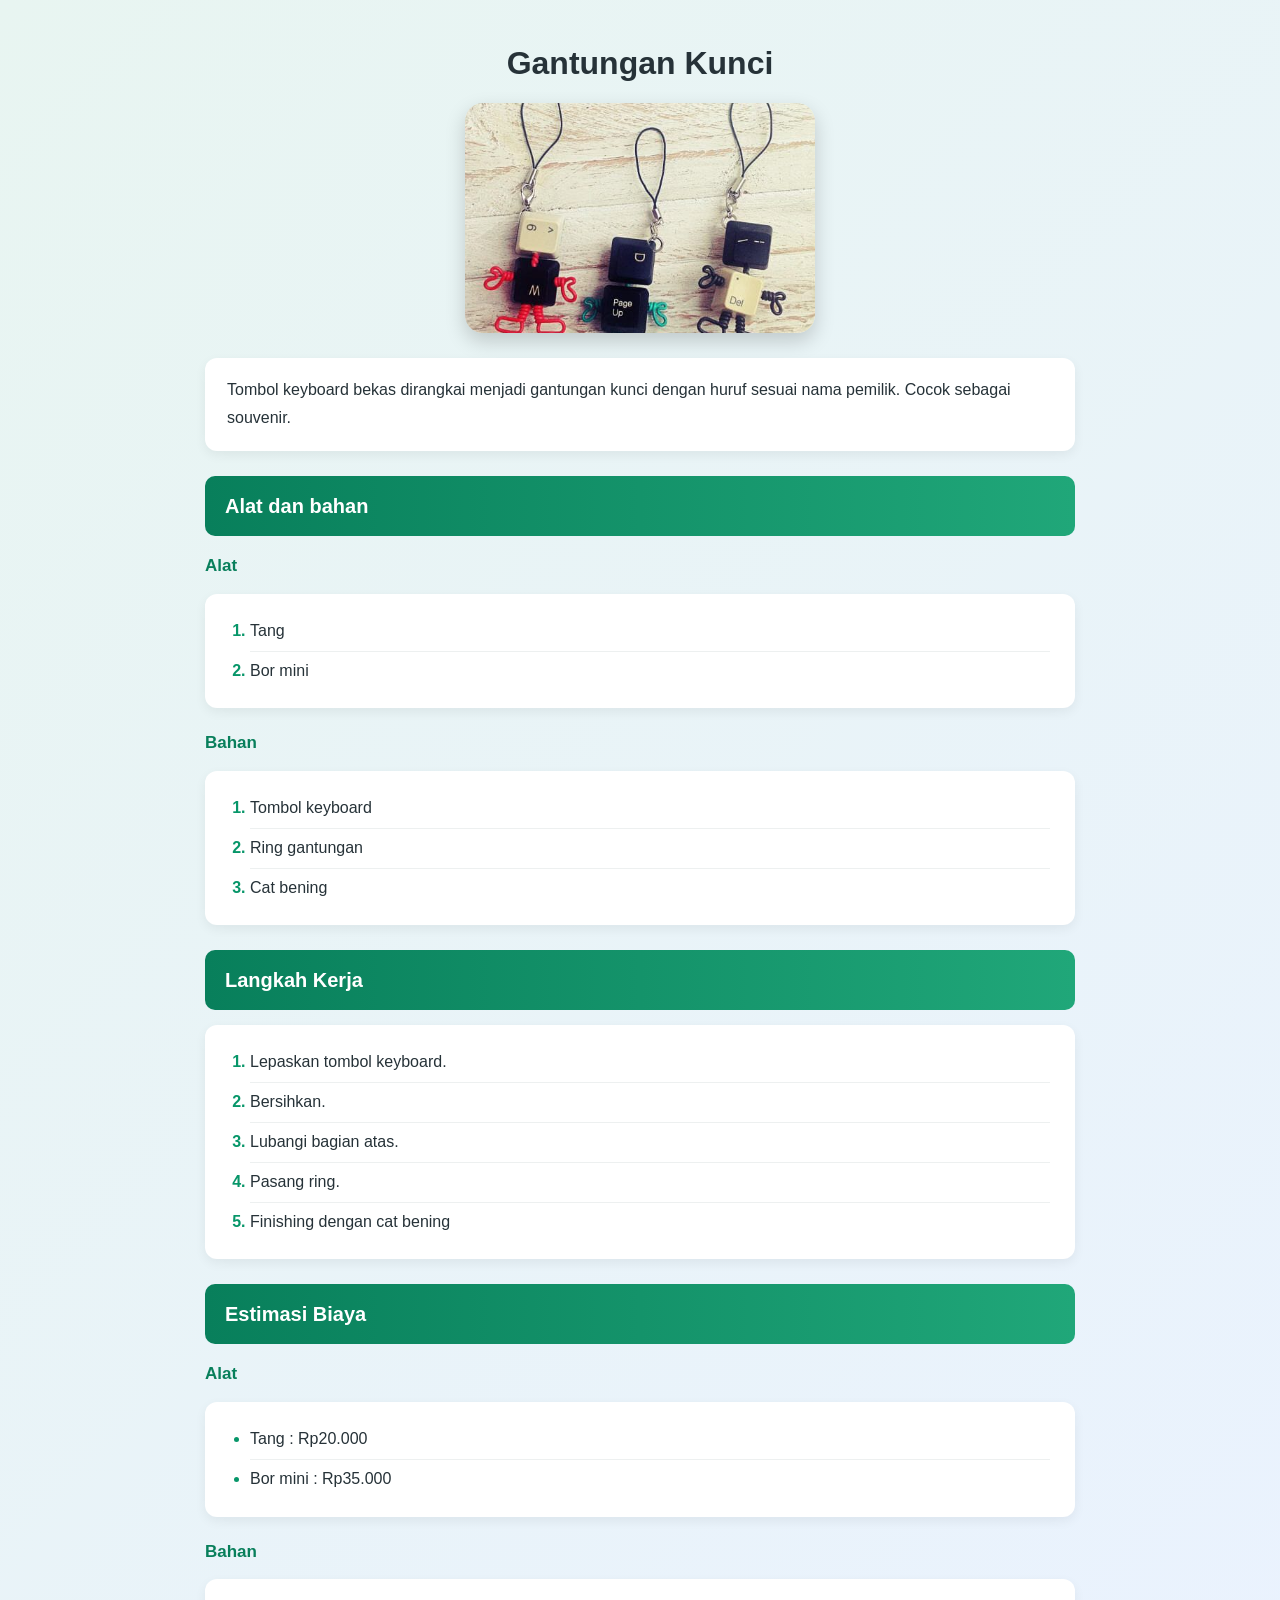
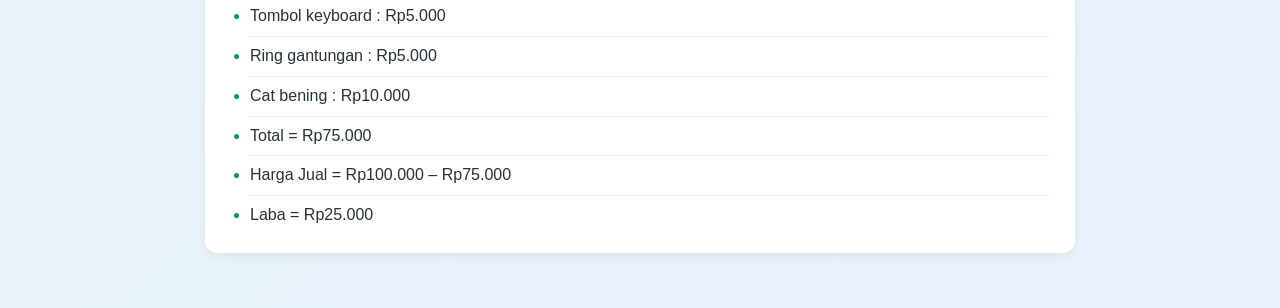
<file: IPAS/gantungan.html>
<!DOCTYPE html>
<html lang="en">
<head>
    <meta charset="UTF-8">
    <meta name="viewport" content="width=device-width, initial-scale=1.0">
    <title>Gantungan Kunci</title>
    <link rel="stylesheet" href="gantugan kunci.css">
</head>
<body>
<h1 style="text-align: center;">Gantungan Kunci</h1>    
    <img src="..//images/gantungan kunci.jpeg" alt="gantungan kunci" class="penghubung" width="250" height="200">
<p>Tombol keyboard bekas dirangkai menjadi gantungan kunci dengan huruf sesuai nama pemilik. Cocok sebagai souvenir.</p>

<h2>Alat dan bahan</h2>
<h3>Alat</h3>
<ol>
<li>Tang</li>
<li>Bor mini</li>
</ol>
<h3>Bahan</h3>
<ol>
<li>Tombol keyboard</li>
<li>Ring gantungan</li>
<li>Cat bening</li>
</ol>
<h2>Langkah Kerja</h2>
<ol>
<li>Lepaskan tombol keyboard.</li>
<li>Bersihkan.</li>
<li>Lubangi bagian atas.</li>
<li>Pasang ring.</li>
<li>Finishing dengan cat bening</li>
</ol>
<h2>Estimasi Biaya</h2>
<h3>Alat</h3>
<ul>
<li>Tang : Rp20.000</li>
<li>Bor mini : Rp35.000</li>
</ul>
<h3>Bahan</h3>
<ul>
<li>Tombol keyboard : Rp5.000</li>
<li>Ring gantungan : Rp5.000</li>
<li>Cat bening : Rp10.000</li>
<li>Total = Rp75.000</li>
<li>Harga Jual = Rp100.000 – Rp75.000</li>
<li>Laba = Rp25.000</li>
</ul>

</body>
</html>
</file>
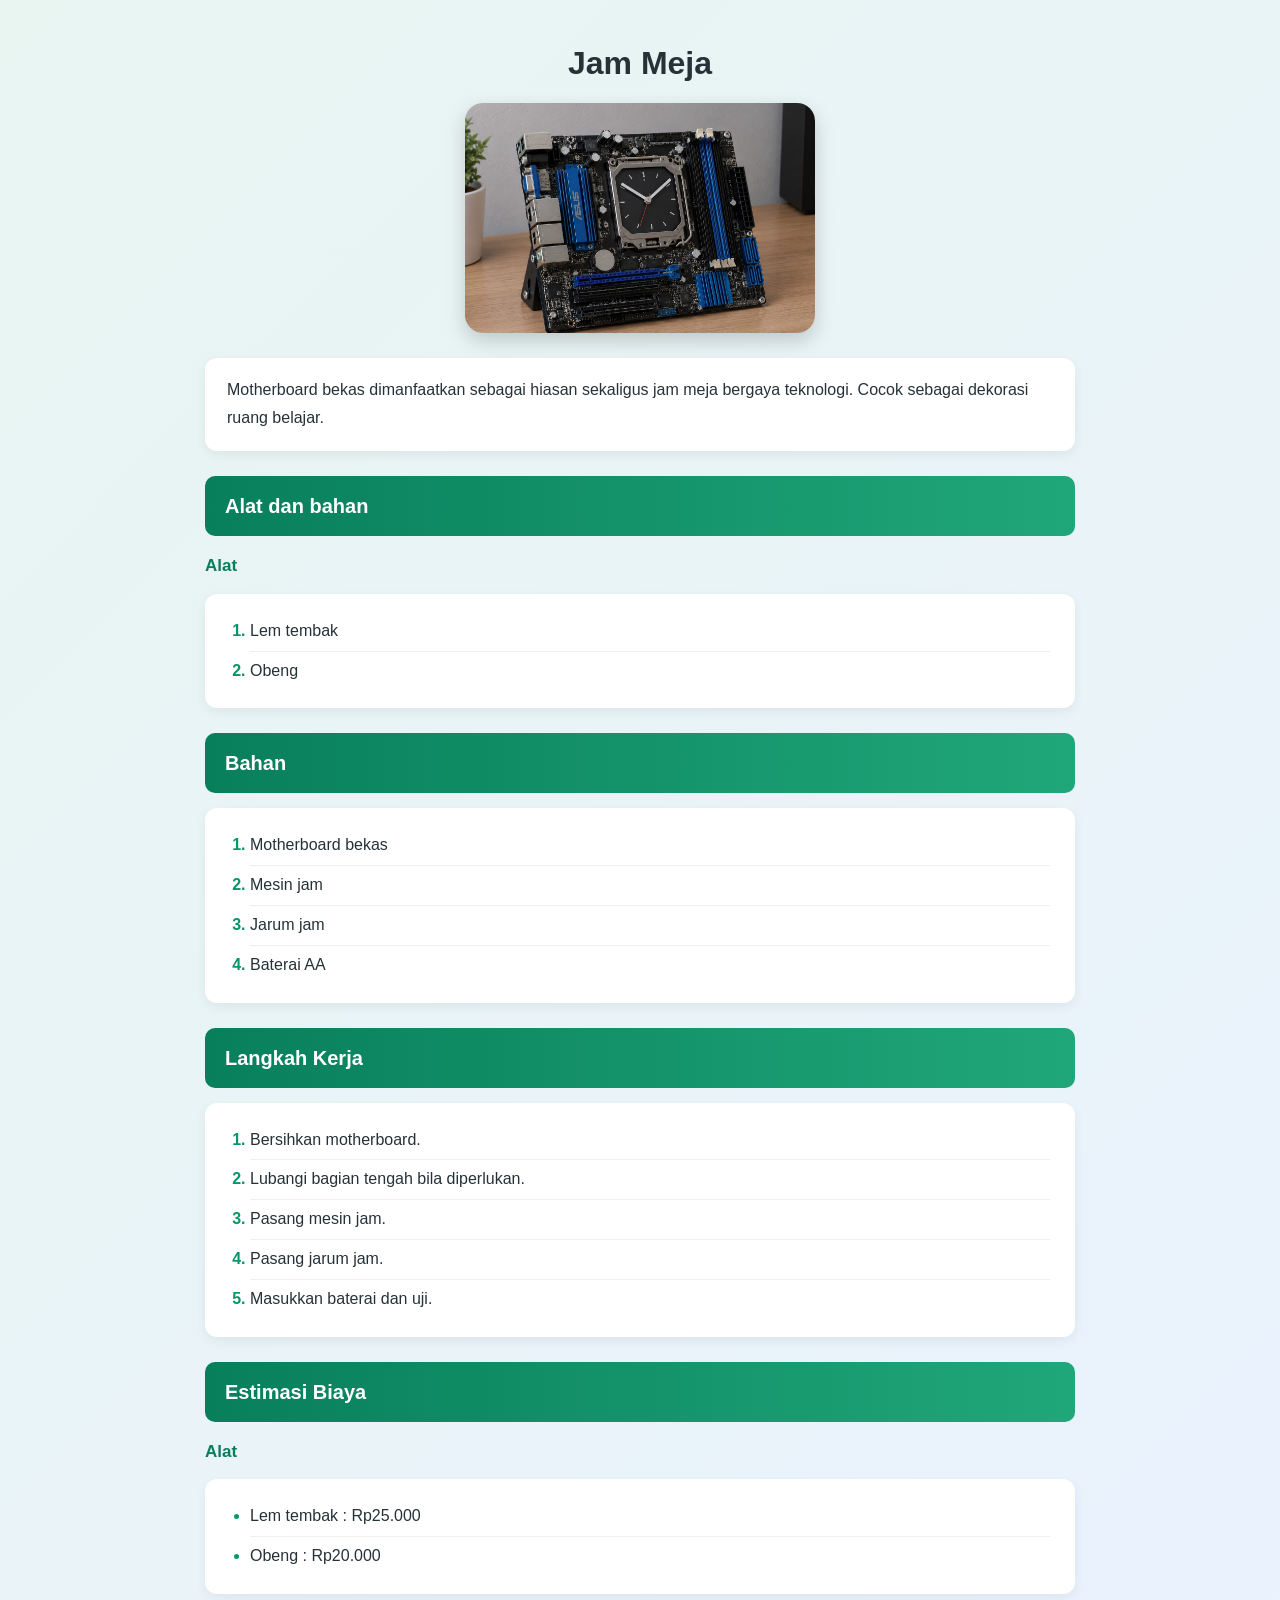
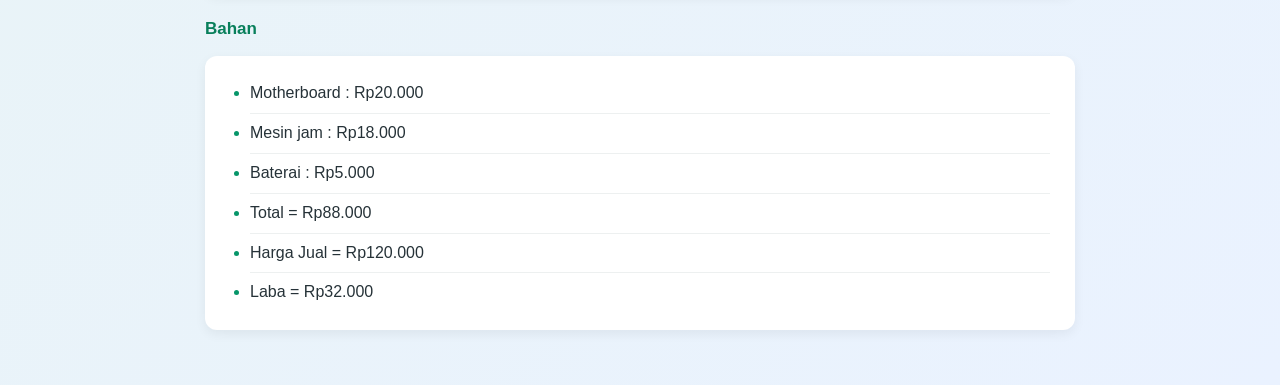
<file: IPAS/jam meja.html>
<!DOCTYPE html>
<html lang="en">
<head>
    <meta charset="UTF-8">
    <meta name="viewport" content="width=device-width, initial-scale=1.0">
    <title>Jam Meja</title>
    <link rel="stylesheet" href="jam meja.css">
</head>
<body>
    <h1 style="text-align:center;">Jam Meja</h1>
    <img src="..//images/JAM MEJA.jpeg" alt="jam meja" class="penghubung" width="250" height="200">
    <p>Motherboard bekas dimanfaatkan sebagai hiasan sekaligus jam meja bergaya teknologi. Cocok sebagai dekorasi ruang belajar.</p>

<h2>Alat dan bahan</h2>
<h3>Alat</h3>
<ol>
<li>Lem tembak</li>
<li>Obeng</li>
</ol>
<h2>Bahan</h2>
<ol>
<li>Motherboard bekas</li>
<li>Mesin jam</li>
<li>Jarum jam</li>
<li>Baterai AA</li>
</ol>

<h2>Langkah Kerja</h2>
<ol>
<li>Bersihkan motherboard.</li>
<li>Lubangi bagian tengah bila diperlukan.</li>
<li>Pasang mesin jam.</li>
<li>Pasang jarum jam.</li>
<li>Masukkan baterai dan uji.</li>
</ol>

<h2>Estimasi Biaya</h2>
<h3>Alat</h3>
<ul>
<li>Lem tembak : Rp25.000</li>
<li>Obeng : Rp20.000</li>
</ul>
<h3>Bahan</h3>
<ul>
<li>Motherboard : Rp20.000</li>
<li>Mesin jam : Rp18.000</li>
<li>Baterai : Rp5.000</li>
<li>Total = Rp88.000</li>
<li>Harga Jual = Rp120.000</li>
<li>Laba = Rp32.000</li>
</ul>


</body>
</html>
</file>
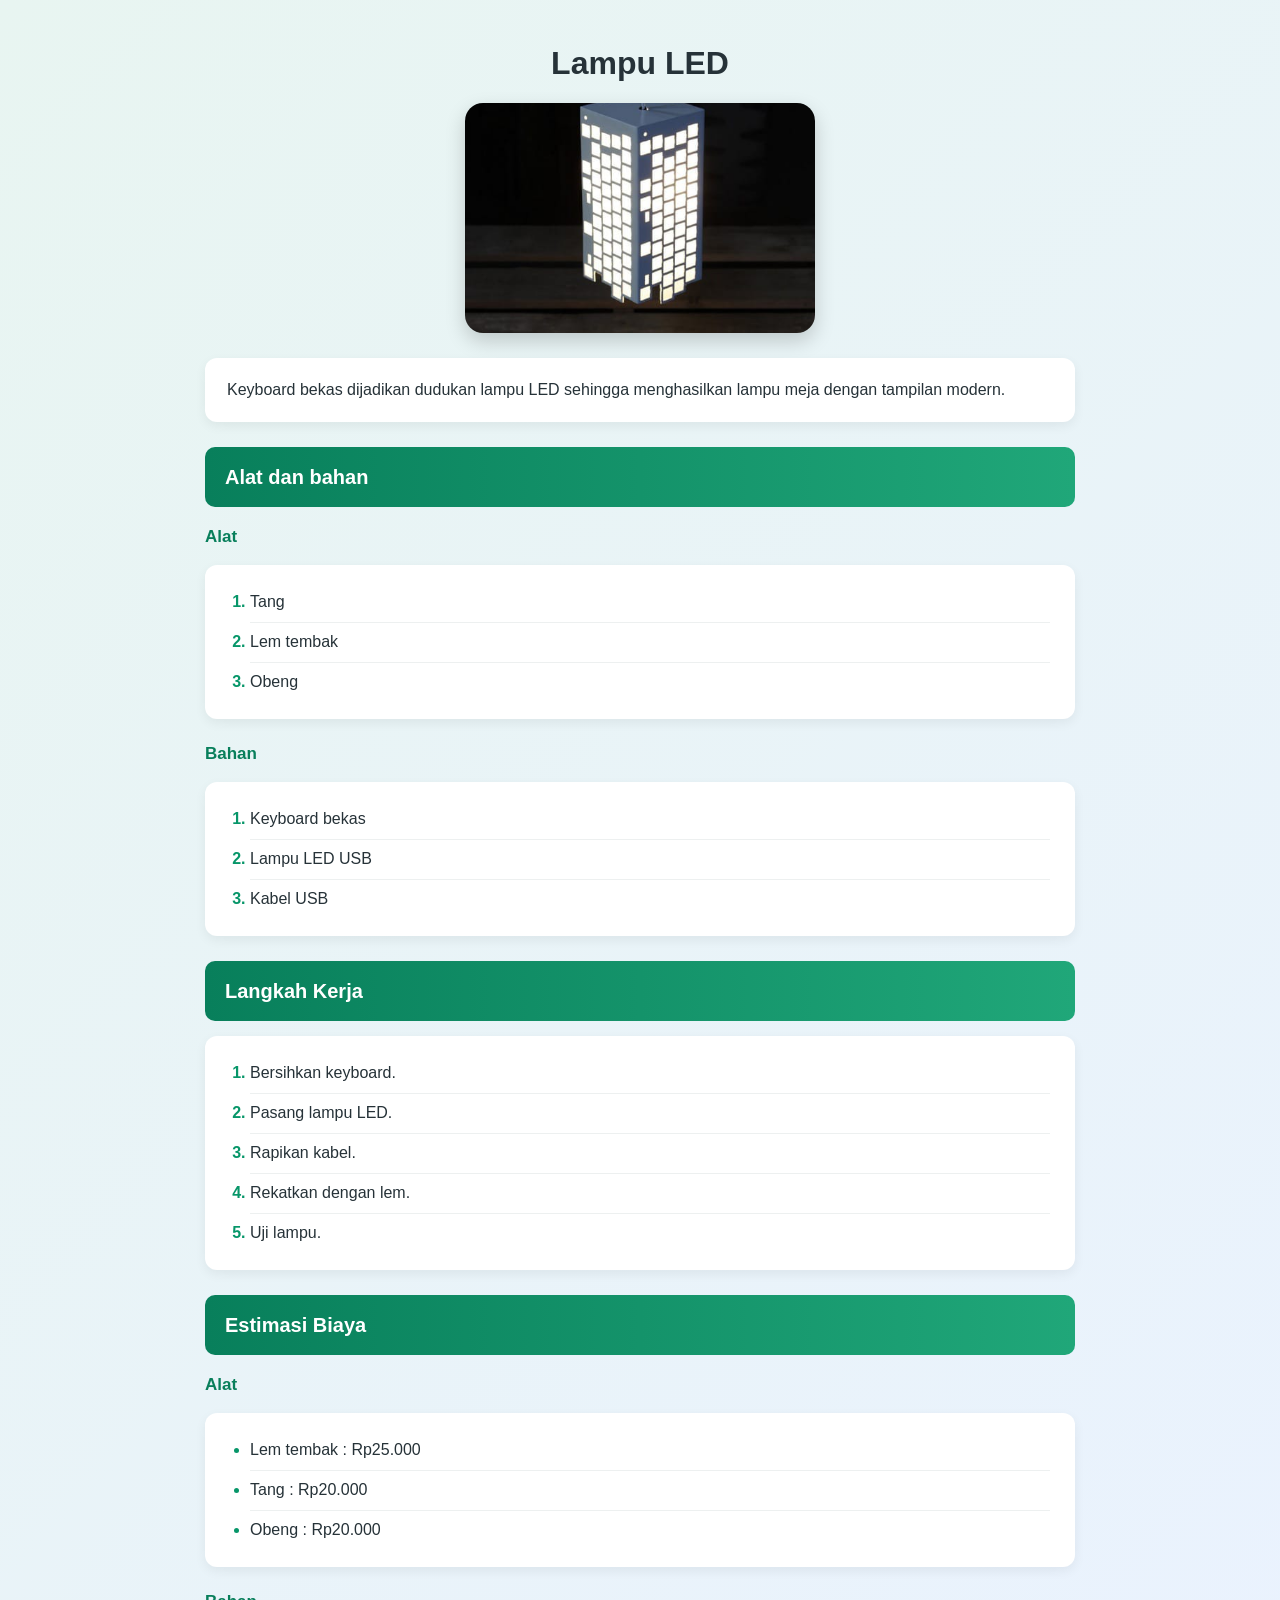
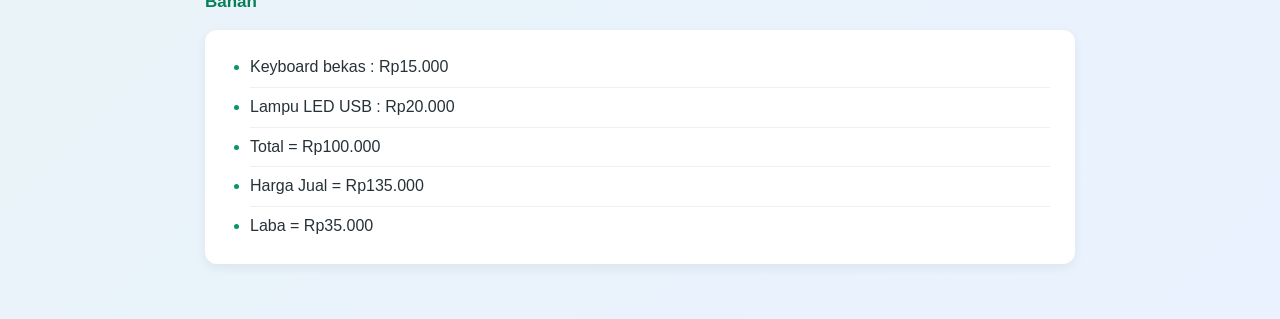
<file: IPAS/lampu led.html>
<!DOCTYPE html>
<html lang="en">
<head>
    <meta charset="UTF-8">
    <meta name="viewport" content="width=device-width, initial-scale=1.0">
    <title>Lampu LED</title>
    <link rel="stylesheet" href="jam meja.css">
</head>
<body>
    <h1 style="text-align: center;">Lampu LED</h1>
    <img src="..//images/Lampu Led.jpeg" alt="lampu led" class="penghubung" width="250" height="200">
    <p>Keyboard bekas dijadikan dudukan lampu LED sehingga menghasilkan lampu meja dengan tampilan modern.</p>

<h2>Alat dan bahan</h2>
<h3>Alat</h3>
<ol>
<li>Tang</li>
<li>Lem tembak</li>
<li>Obeng</li>
</ol>

<h3>Bahan</h3>
<ol>
<li>Keyboard bekas</li>
<li>Lampu LED USB</li>
<li>Kabel USB</li>
</ol>

<h2>Langkah Kerja</h2>
<ol>
<li>Bersihkan keyboard.</li>
<li>Pasang lampu LED.</li>
<li>Rapikan kabel.</li>
<li>Rekatkan dengan lem.</li>
<li>Uji lampu.</li>
</ol>

<h2>Estimasi Biaya</h2>
<h3>Alat</h3>
<ul>
<li>Lem tembak : Rp25.000</li>
<li>Tang : Rp20.000</li>
<li>Obeng : Rp20.000</li>
</ul>
<h3>Bahan</h3>
<ul>
<li>Keyboard bekas : Rp15.000</li>
<li>Lampu LED USB : Rp20.000</li>
<li>Total = Rp100.000</li>
<li>Harga Jual = Rp135.000</li>
<li>Laba = Rp35.000</li>
</ul>

</body>
</html>
</file>
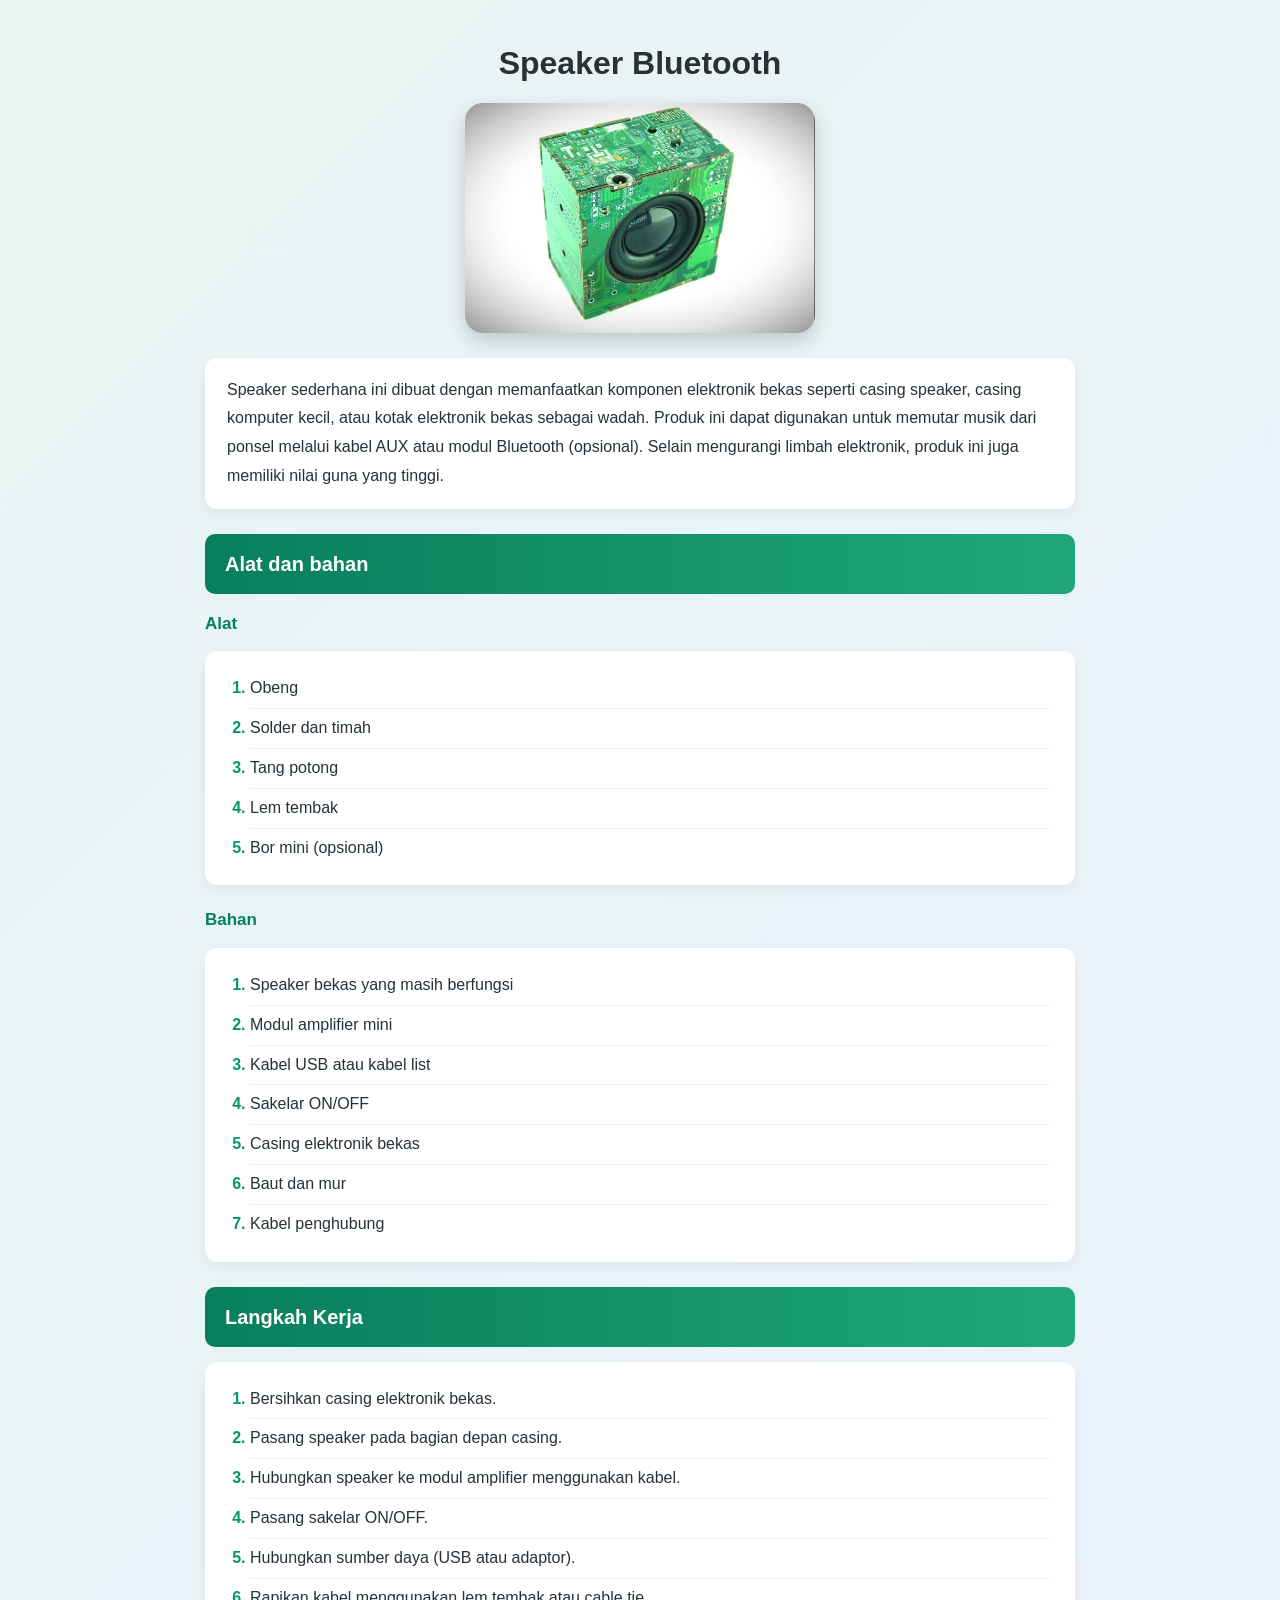
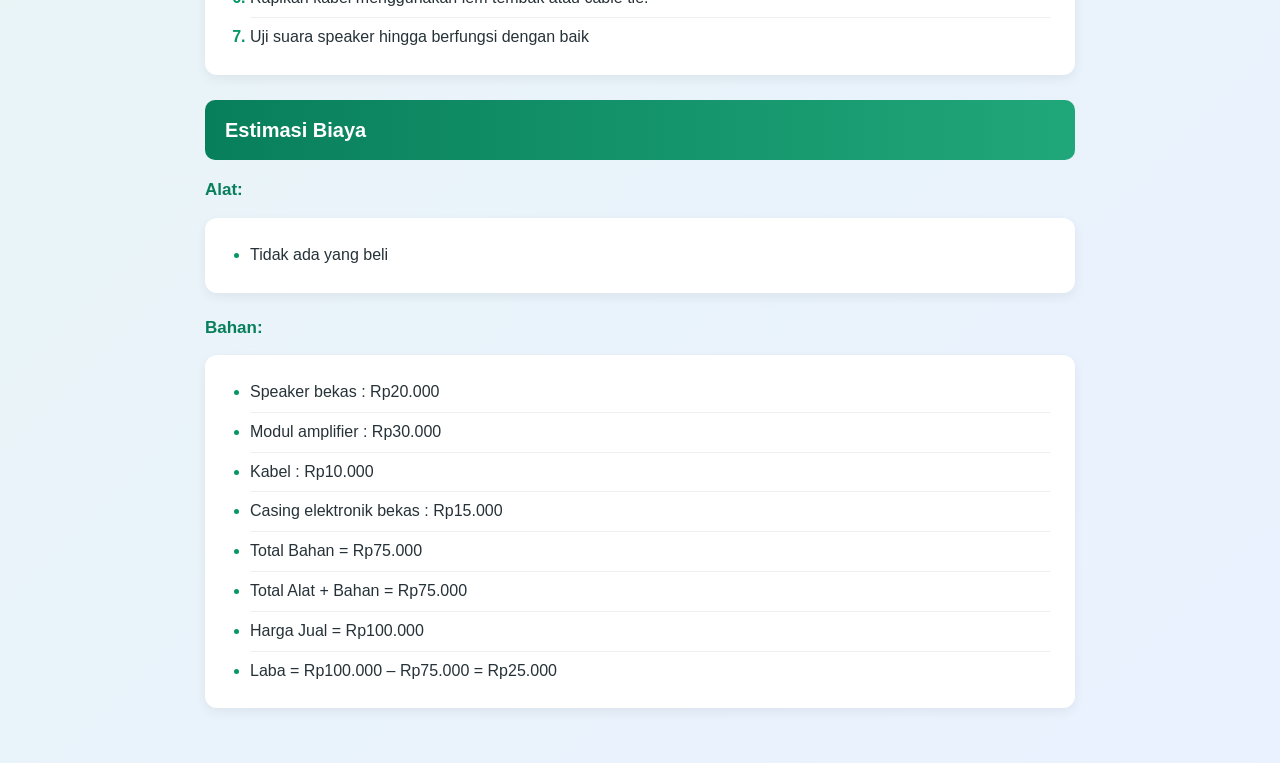
<file: IPAS/speaker.html>
<!DOCTYPE html>
<html lang="en">
<head>
    <meta charset="UTF-8">
    <meta name="viewport" content="width=device-width, initial-scale=1.0">
    <title>Speaker Bluetooth</title>
    <link rel="stylesheet" href="produk-ipas.css">
</head>
<body>
<h1 style="text-align: center;">Speaker Bluetooth</h1>    
    <img src="..//images/speaker bekas.jpg" alt="speaker bluetooth" class="produk-img" width="250" height="200">
    <p>
    Speaker sederhana ini dibuat dengan memanfaatkan komponen elektronik bekas seperti casing speaker, casing komputer kecil, atau kotak elektronik bekas sebagai wadah. Produk ini dapat digunakan untuk memutar musik dari ponsel melalui kabel AUX atau modul Bluetooth (opsional). Selain mengurangi limbah elektronik, produk ini juga memiliki nilai guna yang tinggi.
    </p>    
<h2>Alat dan bahan</h2>
<h3>Alat</h3>
<ol>
<li>Obeng</li>
<li>Solder dan timah</li>
<li>Tang potong</li>
<li>Lem tembak</li>
<li>Bor mini (opsional)</li>
</ol>
<h3>Bahan</h3>
<ol>
<li>Speaker bekas yang masih berfungsi</li>
<li>Modul amplifier mini</li>
<li>Kabel USB atau kabel list</li>
<li>Sakelar ON/OFF</li>
<li>Casing elektronik bekas</li>
<li>Baut dan mur</li>
<li>Kabel penghubung</li>
</ol>
<h2>Langkah Kerja</h2>
<ol>
<li>Bersihkan casing elektronik bekas.</li>
<li>Pasang speaker pada bagian depan casing.</li>
<li>Hubungkan speaker ke modul amplifier menggunakan kabel.</li>
<li>Pasang sakelar ON/OFF.</li>
<li>Hubungkan sumber daya (USB atau adaptor).</li>
<li>Rapikan kabel menggunakan lem tembak atau cable tie.</li>
<li>Uji suara speaker hingga berfungsi dengan baik</li>
</ol>
<h2>Estimasi Biaya</h2>
<h3>Alat:</h3>
<ul>
<li>Tidak ada yang beli</li>
</ul>
<h3>Bahan:</h3>
<ul>
<li>Speaker bekas : Rp20.000</li>
<li>Modul amplifier : Rp30.000</li>
<li>Kabel : Rp10.000</li>
<li>Casing elektronik bekas : Rp15.000</li>
<li>Total Bahan = Rp75.000</li>
<li>Total Alat + Bahan = Rp75.000</li>
<li>Harga Jual = Rp100.000</li>
<li>Laba = Rp100.000 – Rp75.000 = Rp25.000</li>
</body>
</html>
</file>
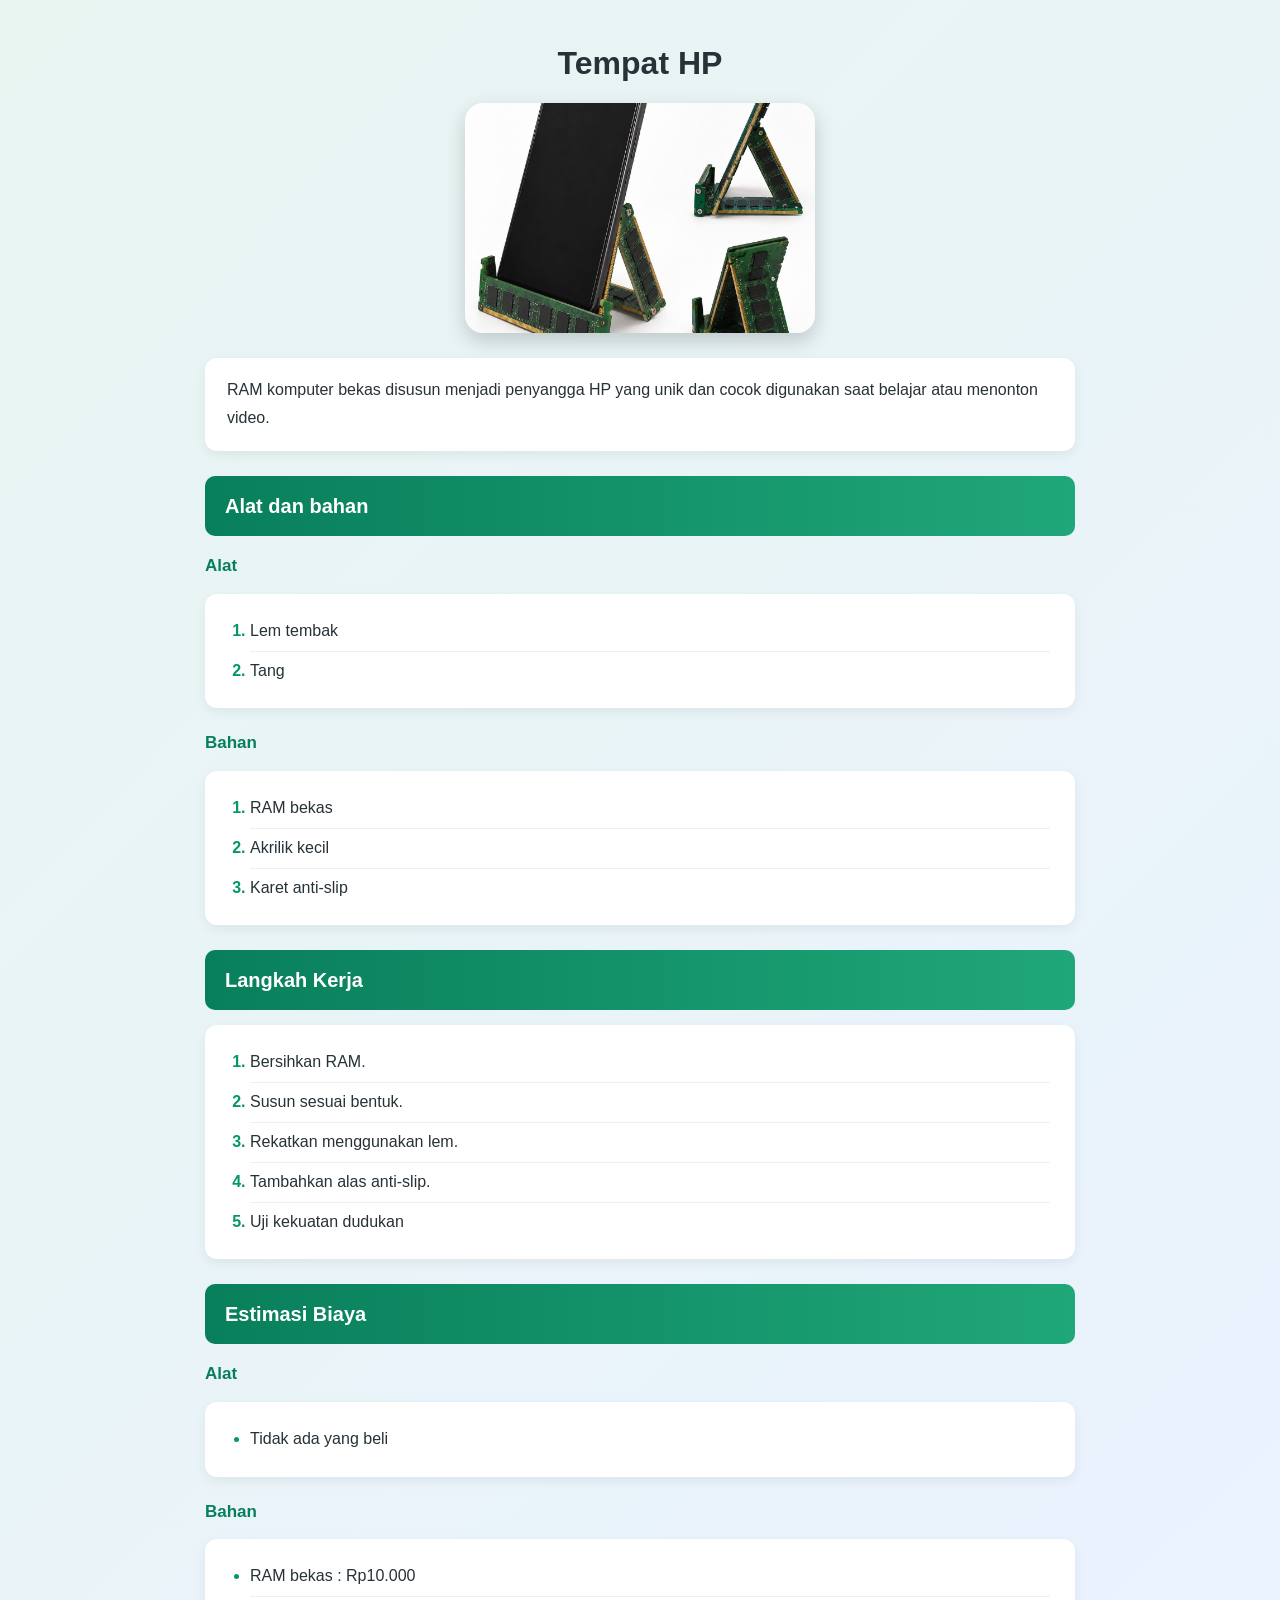
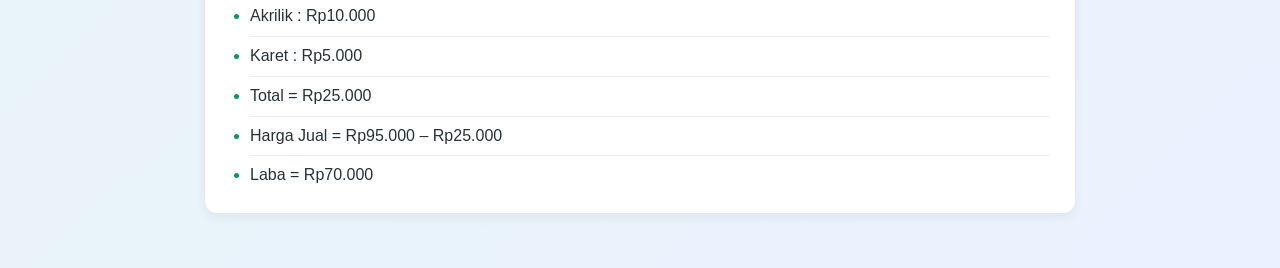
<file: IPAS/tempat hp.html>
<!DOCTYPE html>
<html lang="en">
<head>
    <meta charset="UTF-8">
    <meta name="viewport" content="width=device-width, initial-scale=1.0">
    <title>Tempat HP</title>
    <link rel="stylesheet" href="tempat hp.css">
</head>
<body>
    <h1 style="text-align: center;">Tempat HP</h1>
    <img src="..//images/tempat hp.jpeg" alt="tempat hp" class="penghubung" width="250" height="200">
    <p>RAM komputer bekas disusun menjadi penyangga HP yang unik dan cocok digunakan saat belajar atau menonton video.</p>

<h2>Alat dan bahan</h2>
<h3>Alat</h3>
<ol>
<li>Lem tembak</li>
<li>Tang</li>
</ol>
<h3>Bahan</h3>
<ol>
<li>RAM bekas</li>
<li>Akrilik kecil</li>
<li>Karet anti-slip</li>
</ol>

<h2>Langkah Kerja</h2>
<ol>
<li>Bersihkan RAM.</li>
<li>Susun sesuai bentuk.</li>
<li>Rekatkan menggunakan lem.</li>
<li>Tambahkan alas anti-slip.</li>
<li>Uji kekuatan dudukan</li>
</ol>

<h2>Estimasi Biaya</h2>
<h3>Alat</h3>
<ul>
<li>Tidak ada yang beli</li>
</ul>
<h3>Bahan</h3>
<ul>
<li>RAM bekas : Rp10.000</li>
<li>Akrilik : Rp10.000</li>
<li>Karet : Rp5.000</li>
<li>Total = Rp25.000</li>
<li>Harga Jual = Rp95.000 – Rp25.000</li>
<li>Laba = Rp70.000</li>
</ul>

</body>
</html>
</file>
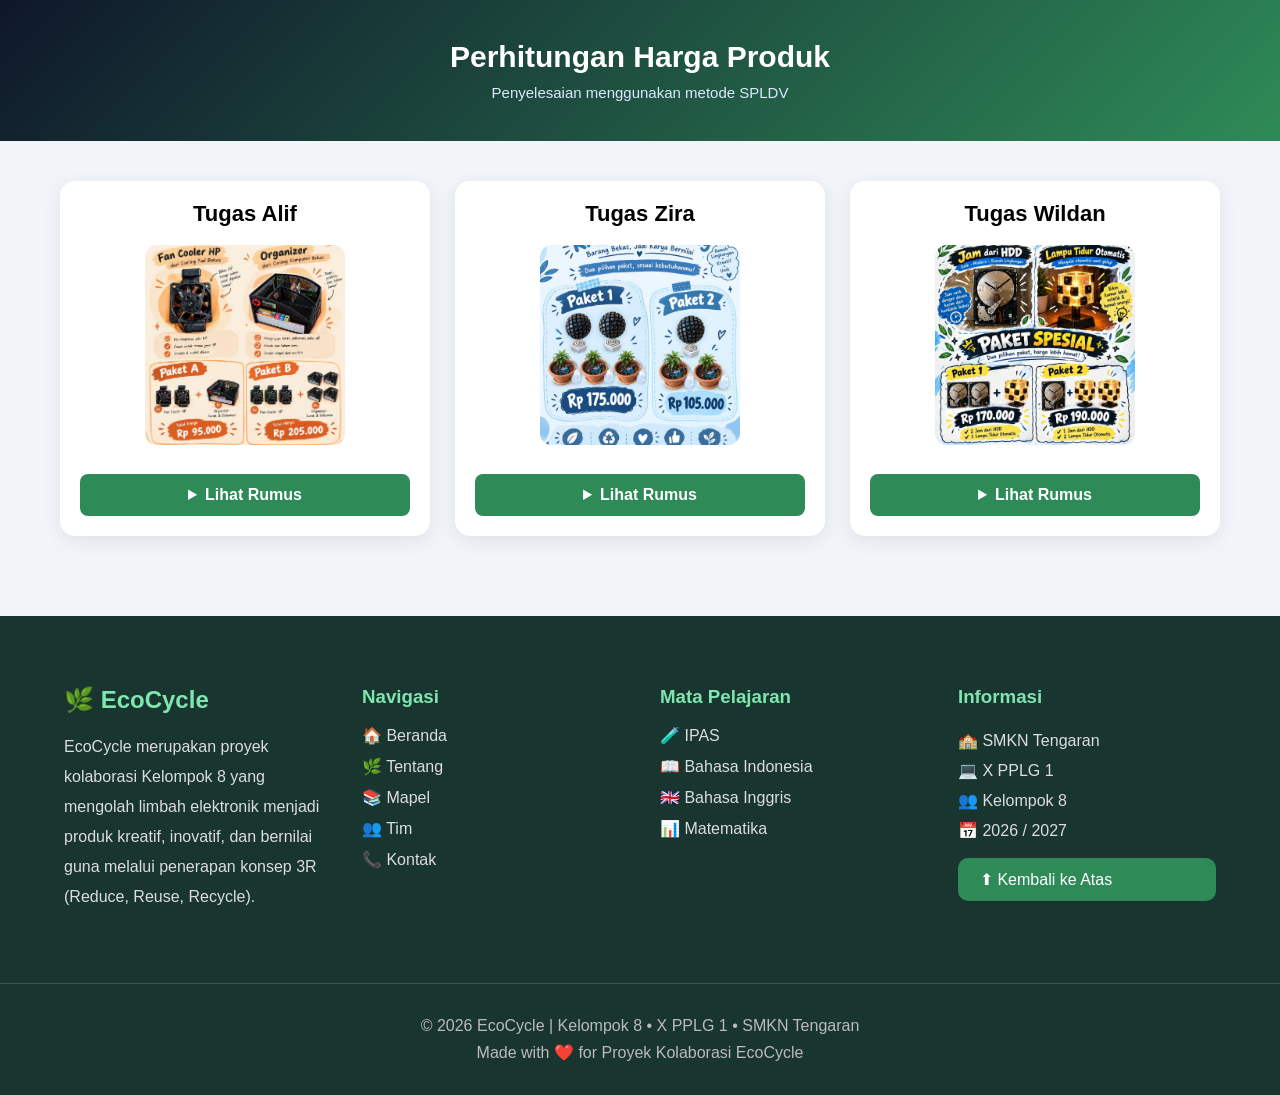
<file: Matematika/matematika.html>
<!DOCTYPE html>
<html lang="en">
<head>
    <meta charset="UTF-8">
    <meta name="viewport" content="width=device-width, initial-scale=1.0">
    <title>Matematika-SPLDV</title>
    <link rel="stylesheet" href="matematika.css">
</head>
<body>

    <header>
        <h1>Perhitungan Harga Produk</h1>
        <p>Penyelesaian menggunakan metode SPLDV</p>
    </header>

    <main class="container">
        
         <!--Produk 1-->
    <div class="card">
        <h2 style="text-align: center;">Tugas Alif</h2>
    <img src="../images/alif-cooler.jpeg" alt="alif" width="=200" height="200">
    <details>
        <summary>Lihat Rumus</summary>
<p>
Permisalan:<br>
x= harga 1 Fan Cooler HP<br>
y= harga 1 Organizer Surat & Dokumen<br>
</p>
<p>
Permodelan<br>
2x+y=95.000...persamaan 1<br>
3x+4y=205.000...persamaan 2<br>
<p>
Penyelesaian<br>
•Metode eliminasi<br>
2x+y=95.000 |×3<br>
3x+4y=205.000 |×2<br>

6x+3y=285.000<br>
6x+8y=410.000<br>
_____________ _<br>

-5y= -125.000<br>
  -y= -125.000 : -5<br>
   y= 25.000<br>
</p>
<p>
•Metode substitusi <br>
2x+y=95.000<br>
2x+25.000=95.000<br>
2x=95.000-25.000<br>
2x=70.000 : 2<br>
  x=35.00<br>
</p>
<p>
Jadi,<br>
-Harga 1 Fan Cooler Hp adalah Rp25.000 dan<br> 
-Harga 1 Organizer Surat & Dokumen adalah Rp35.000<br>
</p>        
    </details>
    </div>

        <!--PRODUK 2-->
        <div class="card">
            <h2 style="text-align: center;">Tugas Zira</h2>
    <img src="../images/zira shop.jpeg" alt="zira" width="200" height="200">
    <details>
        <summary>Lihat Rumus</summary>
<p>
    Permisalan<br>
x= harga 1 hiasan meja dari keyboard bekas<br> 
y= harga 1 alat penyiram tanaman otomatis <br>
</p>
<p>
Permodelan<br>
2x+3y=175.000<br>
x+2y=105.000<br>
</p>
<p>
Penyelesaian<br> 
•Metode eliminasi<br>
2x+3y=175.000 |×1<br>
x+2y=105.000 |×2<br>

2x+3y=175.000<br>
2x+4y=210.000<br>
_____________ _<br>
-1y= -35.000<br>
y=35.000<br>
<p>
•Metode substitusi<br> 
2x+3y=175.000<br>
2x+3(35.000)=175.000<br>
2x+105.000=175.000<br>
2x=175.000-105.000<br>
2x=70.000<br>
x=35.000<br>
</p>
<p>
Jadi, harga 1 hiasan meja dari keyboard bekas adalan Rp 35.000 dan harga 1 alat penyiram tanaman otomatis adalah Rp 35.000
</p>       
    </details>
    </div>

    <!--Produk 3-->
    <div class="card">
        <h2 style="text-align: center;">Tugas Wildan</h2>
    <img src="../images/wildanz shop.jpeg" alt="wildan" width="200" height="200">
    <details>
        <summary>Lihat Rumus</summary>
<p>
Permisalan<br>
x= harga 1 jam dari hdd<br>
y= harga 1 lampu tidur otomatis<br>
</p>
<p>
Permodelan<br>
2x+y=170.000<br>
x+2y=190.000<br>
</p>
<p>
Penyelesaian<br> 
•Metode eliminasi<br>
2x+y=170.000 |×2<br>
x+2y=190.000 |×1<br>

4x+2y=340.000<br>
x+2y=190.000<br>
_____________ _<br>

3x= 150.000<br>
x=150.000 ÷ 3<br>
x=50.000<br>
</p>
<p>
•Metode substitusi<br> 
2x+y=170.000<br>
2x(50.000)+y=170.000<br>
100.000+y=170.000<br>
y=170.000-100.000<br>
y=70.000<br>
</p>
<p>
Jadi, harga 1 jam dari hdd adalah Rp 50.000 dan harga 1 lampu tidur otomatis adalah Rp 70.000
</p>
    </details>
    </div>
    </main>

    <footer class="footer">

    <div class="footer-container">

        <div class="footer-box">
            <h2>🌿 EcoCycle</h2>
            <p>
                EcoCycle merupakan proyek kolaborasi Kelompok 8
                yang mengolah limbah elektronik menjadi produk
                kreatif, inovatif, dan bernilai guna melalui
                penerapan konsep 3R (Reduce, Reuse, Recycle).
            </p>
        </div>

        <div class="footer-box">
            <h3>Navigasi</h3>

            <a href="../index.html">🏠 Beranda</a>
            <a href="../tentang.html">🌿 Tentang</a>
            <a href="../mapel.html">📚 Mapel</a>
            <a href="../tim.html">👥 Tim</a>
            <a href="../kontak.html">📞 Kontak</a>
        </div>

        <div class="footer-box">
            <h3>Mata Pelajaran</h3>

            <a href="../ipas.html">🧪 IPAS</a>
            <a href="../Bahasa Indonesia/B.indonesia.html">📖 Bahasa Indonesia</a>
            <a href="../Bahasa Inggris/B.inggris.html">🇬🇧 Bahasa Inggris</a>
            <a href="../Matematika/matematika.html">📊 Matematika</a>
        </div>

        <div class="footer-box">
            <h3>Informasi</h3>

            <p>🏫 SMKN Tengaran</p>
            <p>💻 X PPLG 1</p>
            <p>👥 Kelompok 8</p>
            <p>📅 2026 / 2027</p>

            <a href="#top" class="top-btn">⬆ Kembali ke Atas</a>

        </div>

    </div>

    <div class="footer-bottom">

        <p>
            © 2026 EcoCycle | Kelompok 8 • X PPLG 1 • SMKN Tengaran
        </p>

        <p>
            Made with ❤️ for Proyek Kolaborasi EcoCycle
        </p>

    </div>

</footer>
</body>
</html>
</file>
<file: style.css>
*{
    margin:0;
    padding:0;
    box-sizing:border-box;
    font-family:'Poppins',sans-serif;
}

body{
    background:linear-gradient(45deg,#04140C,#243C24,#029618);
    color:white;
    min-height:100vh;
}

header{
    width:100%;
    position:sticky;
    top:0;
    left:0;
    padding:10px 5px;
    margin: 0;
    backdrop-filter:blur(5px);
    z-index: 9999;
}

nav{
    display:flex;
    justify-content:space-between;
    align-items:center;
    z-index: 1;
    width: 100%;
    top: 0;
    left: 0;
    background-color: rgb(69, 134, 79);
    position:sticky;
}

.logo{
    font-size:28px;
    font-weight:bold;
    font-style: italic;
}

nav ul{
    display:flex;
    list-style:none;
    gap:40px;
}

nav ul li a{
    display: inline block;
    color:white;
    text-decoration:none;
    transition: 0.3s;
    width: 50px;
    height: 50px;
    border-radius: 20px;
    transition: 0.3s; 
    padding: 10px 20px;
}

nav ul li a:hover{
    color:#ffffff;
    background-color: #72d280;
    
}

nav ul li a.active{
    background-color: #72D280;
    color: #ffffff;
}

.hero{
    height: 100vh;
    position: relative;
    display:flex;
    justify-content:flex-start;
    align-items:center;
    text-align:center;
    padding: 80px;
    background-image: url(images/Eco\ Recycling\ Globe\ with\ E-Waste\ Bin.png);
    background-size: cover;
    background-repeat: no-repeat;
    background-position: center;
    overflow: hidden;
}

.hero::before{
    content: "";
    position: absolute;
    inset: 0;
    background: rgba(0,0,0,0.45);
    backdrop-filter: blur(5px);
    -webkit-backdrop-filter: blur(5px);
    z-index: 1;
}

.hero-text{
    position: relative;
    z-index: 2;
    max-width: 550px;
    text-align: left
}
.hero-text h1{
    font-size:50px;
    color:#f8fafc;
    margin-bottom:10px;
}

.hero-text h3{
    font-size:20px;
    margin-bottom:20px;
    color:#7CFC00;
}

.hero-text p{
    max-width:650px;
    line-height:30px;
    margin:auto;
    margin-bottom:40px;
    color:#f8fafc;
}

.btn{
    display:inline-block;
    padding:15px 40px;
    background:#77dd77;
    color:#000;
    border-radius:40px;
    text-decoration:none;
    font-weight:bold;
    transition:.3s;
}

.btn:hover{
    transform:translateY(-5px);
    background:white;
}
.active{
    color:#7CFC00;
}

.page-banner{
    height:45vh;
    background:linear-gradient(135deg,#0f2027,#203a43,#2c5364);
    color:white;
    display:flex;
    flex-direction:column;
    justify-content:center;
    align-items:center;
    text-align:center;
    padding-top:70px;
}

.page-banner h1{
    font-size:50px;
    margin-bottom:15px;
}

.page-banner p{
    font-size:18px;
}

.about-page{
    display:flex;
    align-items:center;
    justify-content:center;
    gap:50px;
    padding:80px 10%;
    background:#fff;
}

.about-image img{
    width:380px;
    max-width:100%;
}

.about-text{
    max-width:600px;
}

.about-text h2{
    color:#2E8B57;
    margin-bottom:20px;
}

.about-text p{
    color:#555;
    line-height:30px;
    margin-bottom:20px;
}

.visi-misi{
    display:flex;
    gap:30px;
    justify-content:center;
    flex-wrap:wrap;
    padding:70px 10%;
    background:#f5f5f5;
}

.box{
    background:white;
    width:420px;
    padding:30px;
    border-radius:18px;
    box-shadow:0 10px 25px rgba(0,0,0,.1);
}

.box h2{
    color:#2E8B57;
    margin-bottom:20px;
}

.box ul{
    padding-left:20px;
}

.box li{
    margin-bottom:12px;
    color:#555;
}

.contact {
    padding: 60px 20px;
    text-align: center;
}

.contact h2 {
    font-size: 36px;
    margin-bottom: 35px;
}

.contact-container {
    display: flex;
    justify-content: center;
    gap: 25px;
    flex-wrap: wrap;
}

.member {
    width: 280px;
    background: #ffffff;
    padding: 25px;
    border-radius: 18px;
    box-shadow: 0 8px 20px rgba(0,0,0,0.12);
    transition: 0.3s;
}

.member:hover {
    transform: translateY(-8px);
}

.member h3 {
    margin-bottom: 15px;
    color: #ff7a00;
}

.member p {
    margin: 12px 0;
    font-size: 16px;
}

.member a {
    color: #333;
    text-decoration: none;
    transition: 0.3s;
}


/*======================
        FOOTER
======================*/

.footer{
    background:#18352f;
    color:#fff;
    margin-top:80px;
}

.footer-container{

    width:90%;
    max-width:1200px;

    margin:auto;

    display:grid;

    grid-template-columns:
    repeat(auto-fit,minmax(240px,1fr));

    gap:40px;

    padding:70px 0;

}

.footer-box h2,
.footer-box h3{

    color:#7EE6AE;

    margin-bottom:18px;

}

.footer-box p{

    line-height:30px;

    color:#ddd;

}

.footer-box a{

    display:block;

    text-decoration:none;

    color:#ddd;

    margin:12px 0;

    transition:.3s;

}

.footer-box a:hover{

    color:#7EE6AE;

    transform:translateX(8px);

}

.top-btn{

    margin-top:20px;

    display:inline-block;

    background:#2E8B57;

    padding:12px 22px;

    border-radius:10px;

    color:white !important;

}

.top-btn:hover{

    background:#42b26d;

    transform:none;

}

.footer-bottom{

    border-top:1px solid rgba(255,255,255,.15);

    text-align:center;

    padding:25px;

}

.footer-bottom p{

    color:#bbb;

    margin:8px 0;

}

@media(max-width:768px){

.footer{

text-align:center;

}

.footer-box a:hover{

transform:none;

}

}
</file>
<file: kontak.css>
body{
    background:#f4f7f5;
    font-family:'Poppins',sans-serif;
}

.banner{
    background:linear-gradient(135deg,#2E8B57,#203A43);
    color:white;
    text-align:center;
    padding:120px 20px 70px;
}

.banner h1{
    font-size:50px;
    margin-bottom:10px;
}

.banner p{
    font-size:18px;
}

.kontak{
    width:90%;
    max-width:1200px;
    margin:70px auto;

    display:grid;
    grid-template-columns:1fr 1fr;
    gap:40px;
}

.info,
.form{
    background:white;
    padding:35px;
    border-radius:20px;
    box-shadow:0 15px 35px rgba(0,0,0,.08);
}

.info h2,
.form h2{
    color:#2E8B57;
    margin-bottom:20px;
}

.info p{
    color:#555;
    line-height:30px;
    margin-bottom:15px;
}

input,
textarea{
    width:100%;
    padding:15px;
    margin-bottom:20px;
    border:1px solid #ddd;
    border-radius:10px;
    font-size:16px;
}

input:focus,
textarea:focus{
    outline:none;
    border-color:#2E8B57;
}

button{
    width:100%;
    padding:15px;
    background:#2E8B57;
    color:white;
    border:none;
    border-radius:10px;
    font-size:17px;
    cursor:pointer;
    transition:.3s;
}

button:hover{
    background:#1f6d44;
}

footer{
    margin-top:60px;
    background:#203A43;
    color:white;
    text-align:center;
    padding:20px;
}

@media(max-width:768px){

.kontak{
    grid-template-columns:1fr;
}

}
</file>
<file: mapel.css>
.banner{
    height:45vh;
    background:linear-gradient(135deg,#0f2027,#203a43,#2c5364);
    color:white;
    display:flex;
    justify-content:center;
    align-items:center;
    flex-direction:column;
    text-align:center;
    padding-top:70px;
}

.banner h1{
    font-size:48px;
}

.banner p{
    margin-top:10px;
    font-size:18px;
}

.mapel{
    display:grid;
    grid-template-columns:repeat(auto-fit,minmax(280px,1fr));
    gap:25px;
    padding:80px 10%;
    background:#f5f5f5;
}

.card{
    background:rgb(233, 230, 238);
    padding:25px;
    border-radius:18px;
    box-shadow:0 8px 20px rgba(0,0,0,.1);
    transition:.3s;
}

.card:hover{
    transform:translateY(-8px);
    color: #adebb3;
}

.card h2{
    color:#2E8B57;
    margin-bottom:15px;
    text-align: center;
}

.card h3{
    text-align: center;
}
.card p{
    color:#555;
    line-height:28px;
}
.btn {
    background-color: #77dd77;
    color: white;
    border-radius: 30px;
    padding: 12px 30px;
    text-decoration: none;
    display: inline-block;
    font-weight: bold;
    transition: 0.3s;
}

.btn:hover {
    background-color: #adebb3;
}

.icon{
    width: 200px;
    height: 200px;
    margin-right: 10px;
    vertical-align: top;
}
</file>
<file: Bahasa Indonesia/B.indonesia.css>
body{
    background:#eef3f1;
    font-family:'Poppins',sans-serif;
}

.banner{
    background:linear-gradient(135deg,#2E8B57,#1f4d3d);
    color:#fff;
    text-align:center;
    padding:120px 20px 70px;
}

.banner h1{
    font-size:52px;
    margin-bottom:10px;
}

.banner p{
    font-size:18px;
    opacity:.9;
}

.lho{
    width:90%;
    max-width:1100px;
    margin:60px auto;
}

/* CARD LHO */

details{
    background:#fff;
    margin-bottom:30px;
    border-radius:20px;
    box-shadow:0 15px 35px rgba(0,0,0,.08);
    overflow:hidden;
    border:1px solid #d8e7df;
    transition:.4s;
    text-align: left;
    margin-top: 10px;
}

details:hover{
    transform:translateY(-6px);
    box-shadow:0 20px 45px rgba(0,0,0,.12);
}

summary{
    background:linear-gradient(90deg,#2E8B57,#3ea76b);
    color:#fff;
    padding:22px 30px;
    font-size:23px;
    font-weight:600;
    cursor: pointer;
    list-style:none;
    transition:.3s;
}

summary::-webkit-details-marker{
    display:none;
}

details[open] summary{
    background:linear-gradient(90deg,#203A43,#2E8B57);
}

/* Isi */

details h2{
    font-size:34px;
    color:#203A43;
    margin:35px 35px 20px;
    border-bottom:3px solid #2E8B57;
    display:inline-block;
    padding-bottom:8px;
}

details p{
    margin:18px 35px;
    color:#555;
    font-size:17px;
    line-height:34px;
    text-align:justify;
    background:#f8fbf9;
    padding:22px;
    border-left:5px solid #2E8B57;
    border-radius:12px;
}

/* Scroll halus */

html{
    scroll-behavior:smooth;
}

/* Footer */

.footer{
    background:#18352f;
    color:#fff;
    margin-top:80px;
}

.footer-container{

    width:90%;
    max-width:1200px;

    margin:auto;

    display:grid;

    grid-template-columns:
    repeat(auto-fit,minmax(240px,1fr));

    gap:40px;

    padding:70px 0;

}

.footer-box h2,
.footer-box h3{

    color:#7EE6AE;

    margin-bottom:18px;

}

.footer-box p{

    line-height:30px;

    color:#ddd;

}

.footer-box a{

    display:block;

    text-decoration:none;

    color:#ddd;

    margin:12px 0;

    transition:.3s;

}

.footer-box a:hover{

    color:#7EE6AE;

    transform:translateX(8px);

}

.top-btn{

    margin-top:20px;

    display:inline-block;

    background:#2E8B57;

    padding:12px 22px;

    border-radius:10px;

    color:white !important;

}

.top-btn:hover{

    background:#42b26d;

    transform:none;

}

.footer-bottom{

    border-top:1px solid rgba(255,255,255,.15);

    text-align:center;

    padding:25px;

}

.footer-bottom p{

    color:#bbb;

    margin:8px 0;
    
    text-align: center;

}

@media(max-width:768px){

.footer{

text-align:center;

}

.footer-box a:hover{

transform:none;

}

}
</file>
<file: Bahasa Inggris/B.inggris.css>
body{
    background:#eef3f1;
    font-family:'Poppins',sans-serif;
}

.banner{
    background:linear-gradient(135deg,#2E8B57,#1f4d3d);
    color:#fff;
    text-align:center;
    padding:120px 20px 70px;
}

.banner h1{
    font-size:52px;
    margin-bottom:10px;
}

.banner p{
    font-size:18px;
    opacity:.9;
}

.lho{
    width:90%;
    max-width:1100px;
    margin:60px auto;
}

/* CARD LHO */

details{
    background:#fff;
    margin-bottom:30px;
    border-radius:20px;
    box-shadow:0 15px 35px rgba(0,0,0,.08);
    overflow:hidden;
    border:1px solid #d8e7df;
    transition:.4s;
}

details:hover{
    transform:translateY(-6px);
    box-shadow:0 20px 45px rgba(0,0,0,.12);
}

summary{
    background:linear-gradient(90deg,#2E8B57,#3ea76b);
    color:#fff;
    padding:22px 30px;
    font-size:23px;
    font-weight:600;
    cursor:pointer;
    list-style:none;
    transition:.3s;
}

summary::-webkit-details-marker{
    display:none;
}

details[open] summary{
    background:linear-gradient(90deg,#203A43,#2E8B57);
}

/* Isi */

details h2{
    font-size:34px;
    color:#203A43;
    margin:35px 35px 20px;
    border-bottom:3px solid #2E8B57;
    display:inline-block;
    padding-bottom:8px;
}

details p{
    margin:18px 35px;
    color:#555;
    font-size:17px;
    line-height:34px;
    text-align:justify;
    background:#f8fbf9;
    padding:22px;
    border-left:5px solid #2E8B57;
    border-radius:12px;
}

/* Scroll halus */

html{
    scroll-behavior:smooth;
}

/* Footer */

.footer{
    background:#18352f;
    color:#fff;
    margin-top:80px;
}

.footer-container{

    width:90%;
    max-width:1200px;

    margin:auto;

    display:grid;

    grid-template-columns:
    repeat(auto-fit,minmax(240px,1fr));

    gap:40px;

    padding:70px 0;

}

.footer-box h2,
.footer-box h3{

    color:#7EE6AE;

    margin-bottom:18px;

}

.footer-box p{

    line-height:30px;

    color:#ddd;

}

.footer-box a{

    display:block;

    text-decoration:none;

    color:#ddd;

    margin:12px 0;

    transition:.3s;

}

.footer-box a:hover{

    color:#7EE6AE;

    transform:translateX(8px);

}

.top-btn{

    margin-top:20px;

    display:inline-block;

    background:#2E8B57;

    padding:12px 22px;

    border-radius:10px;

    color:white !important;

}

.top-btn:hover{

    background:#42b26d;

    transform:none;

}

.footer-bottom{

    border-top:1px solid rgba(255,255,255,.15);

    text-align:center;

    padding:25px;

}

.footer-bottom p{

    color:#bbb;

    margin:8px 0;

}

@media(max-width:768px){

.footer{

text-align:center;

}

.footer-box a:hover{

transform:none;

}

}
</file>
<file: IPAS/desk organizer.css>
* {
    margin: 0;
    padding: 0;
    box-sizing: border-box;
}

/* TAMPILAN UTAMA */
body {
    font-family: 'Segoe UI', Arial, sans-serif;
    background: linear-gradient(135deg, #e8f5f1, #eaf2ff);
    color: #263238;
    line-height: 1.8;
    padding: 35px 15px;
}

/* KONTEN */
body {
    max-width: 900px;
    margin: auto;
}

/* GAMBAR PRODUK */
.penghubung{
    display: block;
    width: 350px;
    max-width: 100%;
    height: 230px;
    object-fit: cover;
    margin: 10px auto 25px;
    border-radius: 18px;
    box-shadow: 0 8px 20px rgba(0,0,0,0.18);
    transition: 0.3s;
}

.produk-img:hover {
    transform: scale(1.03);
}

/* PARAGRAF */
p {
    background: white;
    padding: 18px 22px;
    margin: 15px 0;
    border-radius: 12px;
    box-shadow: 0 4px 12px rgba(0,0,0,0.06);
}

/* JUDUL BAGIAN */
h2 {
    background: linear-gradient(90deg, #087f5b, #20a779);
    color: white;
    padding: 12px 20px;
    margin: 25px 0 15px;
    border-radius: 10px;
    font-size: 20px;
}

/* SUBJUDUL */
h3 {
    color: #087f5b;
    margin: 15px 0 8px;
    font-size: 17px;
}

/* DAFTAR ALAT DAN BAHAN */
ol, ul {
    background: white;
    padding: 18px 25px 18px 45px;
    margin: 12px 0 20px;
    border-radius: 12px;
    box-shadow: 0 4px 12px rgba(0,0,0,0.06);
}

li {
    padding: 5px 0;
    border-bottom: 1px solid #edf0f0;
}

li:last-child {
    border-bottom: none;
}

li::marker {
    color: #079669;
    font-weight: bold;
}

/* EFEK HOVER */
li:hover {
    color: #07845d;
    transition: 0.2s;
}

/* RESPONSIVE HP */
@media (max-width: 600px) {
    body {
        padding: 15px 12px;
    }

    .penghubung{
        width: 100%;
        height: 210px;
    }

    h2 {
        font-size: 18px;
    }

    p, ol, ul {
        padding: 15px;
    }
}
</file>
<file: IPAS/gantugan kunci.css>
* {
    margin: 0;
    padding: 0;
    box-sizing: border-box;
}

/* TAMPILAN UTAMA */
body {
    font-family: 'Segoe UI', Arial, sans-serif;
    background: linear-gradient(135deg, #e8f5f1, #eaf2ff);
    color: #263238;
    line-height: 1.8;
    padding: 35px 15px;
}

/* KONTEN */
body {
    max-width: 900px;
    margin: auto;
}

/* GAMBAR PRODUK */
.penghubung{
    display: block;
    width: 350px;
    max-width: 100%;
    height: 230px;
    object-fit: cover;
    margin: 10px auto 25px;
    border-radius: 18px;
    box-shadow: 0 8px 20px rgba(0,0,0,0.18);
    transition: 0.3s;
}

.produk-img:hover {
    transform: scale(1.03);
}

/* PARAGRAF */
p {
    background: white;
    padding: 18px 22px;
    margin: 15px 0;
    border-radius: 12px;
    box-shadow: 0 4px 12px rgba(0,0,0,0.06);
}

/* JUDUL BAGIAN */
h2 {
    background: linear-gradient(90deg, #087f5b, #20a779);
    color: white;
    padding: 12px 20px;
    margin: 25px 0 15px;
    border-radius: 10px;
    font-size: 20px;
}

/* SUBJUDUL */
h3 {
    color: #087f5b;
    margin: 15px 0 8px;
    font-size: 17px;
}

/* DAFTAR ALAT DAN BAHAN */
ol, ul {
    background: white;
    padding: 18px 25px 18px 45px;
    margin: 12px 0 20px;
    border-radius: 12px;
    box-shadow: 0 4px 12px rgba(0,0,0,0.06);
}

li {
    padding: 5px 0;
    border-bottom: 1px solid #edf0f0;
}

li:last-child {
    border-bottom: none;
}

li::marker {
    color: #079669;
    font-weight: bold;
}

/* EFEK HOVER */
li:hover {
    color: #07845d;
    transition: 0.2s;
}

/* RESPONSIVE HP */
@media (max-width: 600px) {
    body {
        padding: 15px 12px;
    }

    .penghubung{
        width: 100%;
        height: 210px;
    }

    h2 {
        font-size: 18px;
    }

    p, ol, ul {
        padding: 15px;
    }
}
</file>
<file: IPAS/jam meja.css>
* {
    margin: 0;
    padding: 0;
    box-sizing: border-box;
}

/* TAMPILAN UTAMA */
body {
    font-family: 'Segoe UI', Arial, sans-serif;
    background: linear-gradient(135deg, #e8f5f1, #eaf2ff);
    color: #263238;
    line-height: 1.8;
    padding: 35px 15px;
}

/* KONTEN */
body {
    max-width: 900px;
    margin: auto;
}

/* GAMBAR PRODUK */
.penghubung{
    display: block;
    width: 350px;
    max-width: 100%;
    height: 230px;
    object-fit: cover;
    margin: 10px auto 25px;
    border-radius: 18px;
    box-shadow: 0 8px 20px rgba(0,0,0,0.18);
    transition: 0.3s;
}

.produk-img:hover {
    transform: scale(1.03);
}

/* PARAGRAF */
p {
    background: white;
    padding: 18px 22px;
    margin: 15px 0;
    border-radius: 12px;
    box-shadow: 0 4px 12px rgba(0,0,0,0.06);
}

/* JUDUL BAGIAN */
h2 {
    background: linear-gradient(90deg, #087f5b, #20a779);
    color: white;
    padding: 12px 20px;
    margin: 25px 0 15px;
    border-radius: 10px;
    font-size: 20px;
}

/* SUBJUDUL */
h3 {
    color: #087f5b;
    margin: 15px 0 8px;
    font-size: 17px;
}

/* DAFTAR ALAT DAN BAHAN */
ol, ul {
    background: white;
    padding: 18px 25px 18px 45px;
    margin: 12px 0 20px;
    border-radius: 12px;
    box-shadow: 0 4px 12px rgba(0,0,0,0.06);
}

li {
    padding: 5px 0;
    border-bottom: 1px solid #edf0f0;
}

li:last-child {
    border-bottom: none;
}

li::marker {
    color: #079669;
    font-weight: bold;
}

/* EFEK HOVER */
li:hover {
    color: #07845d;
    transition: 0.2s;
}

/* RESPONSIVE HP */
@media (max-width: 600px) {
    body {
        padding: 15px 12px;
    }

    .penghubung{
        width: 100%;
        height: 210px;
    }

    h2 {
        font-size: 18px;
    }

    p, ol, ul {
        padding: 15px;
    }
}
</file>
<file: IPAS/produk-ipas.css>
* {
    margin: 0;
    padding: 0;
    box-sizing: border-box;
}

/* TAMPILAN UTAMA */
body {
    font-family: 'Segoe UI', Arial, sans-serif;
    background: linear-gradient(135deg, #e8f5f1, #eaf2ff);
    color: #263238;
    line-height: 1.8;
    padding: 35px 15px;
}

/* KONTEN */
body {
    max-width: 900px;
    margin: auto;
}

/* GAMBAR PRODUK */
.produk-img {
    display: block;
    width: 350px;
    max-width: 100%;
    height: 230px;
    object-fit: cover;
    margin: 10px auto 25px;
    border-radius: 18px;
    box-shadow: 0 8px 20px rgba(0,0,0,0.18);
    transition: 0.3s;
}

.produk-img:hover {
    transform: scale(1.03);
}

/* PARAGRAF */
p {
    background: white;
    padding: 18px 22px;
    margin: 15px 0;
    border-radius: 12px;
    box-shadow: 0 4px 12px rgba(0,0,0,0.06);
}

/* JUDUL BAGIAN */
h2 {
    background: linear-gradient(90deg, #087f5b, #20a779);
    color: white;
    padding: 12px 20px;
    margin: 25px 0 15px;
    border-radius: 10px;
    font-size: 20px;
}

/* SUBJUDUL */
h3 {
    color: #087f5b;
    margin: 15px 0 8px;
    font-size: 17px;
}

/* DAFTAR ALAT DAN BAHAN */
ol, ul {
    background: white;
    padding: 18px 25px 18px 45px;
    margin: 12px 0 20px;
    border-radius: 12px;
    box-shadow: 0 4px 12px rgba(0,0,0,0.06);
}

li {
    padding: 5px 0;
    border-bottom: 1px solid #edf0f0;
}

li:last-child {
    border-bottom: none;
}

li::marker {
    color: #079669;
    font-weight: bold;
}

/* EFEK HOVER */
li:hover {
    color: #07845d;
    transition: 0.2s;
}

/* RESPONSIVE HP */
@media (max-width: 600px) {
    body {
        padding: 15px 12px;
    }

    .produk-img {
        width: 100%;
        height: 210px;
    }

    h2 {
        font-size: 18px;
    }

    p, ol, ul {
        padding: 15px;
    }
}
</file>
<file: IPAS/tempat hp.css>
* {
    margin: 0;
    padding: 0;
    box-sizing: border-box;
}

/* TAMPILAN UTAMA */
body {
    font-family: 'Segoe UI', Arial, sans-serif;
    background: linear-gradient(135deg, #e8f5f1, #eaf2ff);
    color: #263238;
    line-height: 1.8;
    padding: 35px 15px;
}

/* KONTEN */
body {
    max-width: 900px;
    margin: auto;
}

/* GAMBAR PRODUK */
.penghubung{
    display: block;
    width: 350px;
    max-width: 100%;
    height: 230px;
    object-fit: cover;
    margin: 10px auto 25px;
    border-radius: 18px;
    box-shadow: 0 8px 20px rgba(0,0,0,0.18);
    transition: 0.3s;
}

.produk-img:hover {
    transform: scale(1.03);
}

/* PARAGRAF */
p {
    background: white;
    padding: 18px 22px;
    margin: 15px 0;
    border-radius: 12px;
    box-shadow: 0 4px 12px rgba(0,0,0,0.06);
}

/* JUDUL BAGIAN */
h2 {
    background: linear-gradient(90deg, #087f5b, #20a779);
    color: white;
    padding: 12px 20px;
    margin: 25px 0 15px;
    border-radius: 10px;
    font-size: 20px;
}

/* SUBJUDUL */
h3 {
    color: #087f5b;
    margin: 15px 0 8px;
    font-size: 17px;
}

/* DAFTAR ALAT DAN BAHAN */
ol, ul {
    background: white;
    padding: 18px 25px 18px 45px;
    margin: 12px 0 20px;
    border-radius: 12px;
    box-shadow: 0 4px 12px rgba(0,0,0,0.06);
}

li {
    padding: 5px 0;
    border-bottom: 1px solid #edf0f0;
}

li:last-child {
    border-bottom: none;
}

li::marker {
    color: #079669;
    font-weight: bold;
}

/* EFEK HOVER */
li:hover {
    color: #07845d;
    transition: 0.2s;
}

/* RESPONSIVE HP */
@media (max-width: 600px) {
    body {
        padding: 15px 12px;
    }

    .penghubung{
        width: 100%;
        height: 210px;
    }

    h2 {
        font-size: 18px;
    }

    p, ol, ul {
        padding: 15px;
    }
}
</file>
<file: Matematika/matematika.css>
/* RESET */
* {
    margin: 0;
    padding: 0;
    box-sizing: border-box;
}

/* BACKGROUND */
body {
    font-family: Arial, sans-serif;
    background: #f1f5f9;
    color: #1e293b;
}

/* HEADER */
header {
    background: linear-gradient(135deg, #0f172a, #2E8B57);
    color: white;
    text-align: center;
    padding: 40px 20px;
}

header h1 {
    font-size: 30px;
    margin-bottom: 10px;
}

header p {
    color: #dbeafe;
    font-size: 15px;
}

/* CONTAINER 3 KOLOM */
.container {
    max-width: 1200px;
    margin: 40px auto;
    padding: 0 20px;

    display: grid;
    grid-template-columns: repeat(3, 1fr);
    gap: 25px;
}

/* CARD PRODUK */
.card {
    background: white;
    padding: 20px;
    border-radius: 15px;
    text-align: center;

    box-shadow: 0 5px 20px rgba(0,0,0,0.08);

    transition: 0.3s ease;
}

/* EFEK HOVER */
.card:hover {
    transform: translateY(-8px);
    box-shadow: 0 10px 25px rgba(37,99,235,0.2);
}

/* GAMBAR */
.card img {
    width: 200px;
    height: 200px;
    max-width: 100%;

    object-fit: cover;
    border-radius: 12px;
    margin-bottom: 15px;
}

/* JUDUL */
.card h2 {
    color: #010104;
    font-size: 22px;
    margin-bottom: 18px;
}

/* DETAILS */
details {
    text-align: left;
    margin-top: 10px;
}

/* SUMMARY */
summary {
    background: #2E8B57;
    color: white;

    padding: 12px;
    border-radius: 8px;

    cursor: pointer;
    text-align: center;
    font-weight: bold;

    transition: 0.3s;
}

summary:hover {
    background: #2E8B57;
}

/* ISI RUMUS */
details p {
    background: #f8fafc;
    padding: 12px;
    margin-top: 12px;

    border-left: 4px solid #2E8B57;
    border-radius: 5px;

    font-size: 13px;
    line-height: 1.8;
    overflow-wrap: anywhere;
}

/* FOOTER */

.footer{
    background:#18352f;
    color:#fff;
    margin-top:80px;
}

.footer-container{

    width:90%;
    max-width:1200px;

    margin:auto;

    display:grid;

    grid-template-columns:
    repeat(auto-fit,minmax(240px,1fr));

    gap:40px;

    padding:70px 0;

}

.footer-box h2,
.footer-box h3{

    color:#7EE6AE;

    margin-bottom:18px;

}

.footer-box p{

    line-height:30px;

    color:#ddd;

}

.footer-box a{

    display:block;

    text-decoration:none;

    color:#ddd;

    margin:12px 0;

    transition:.3s;

}

.footer-box a:hover{

    color:#7EE6AE;

    transform:translateX(8px);

}

.top-btn{

    margin-top:20px;

    display:inline-block;

    background:#2E8B57;

    padding:12px 22px;

    border-radius:10px;

    color:white !important;

}

.top-btn:hover{

    background:#42b26d;

    transform:none;

}

.footer-bottom{

    border-top:1px solid rgba(255,255,255,.15);

    text-align:center;

    padding:25px;

}

.footer-bottom p{

    color:#bbb;

    margin:8px 0;

}

@media(max-width:768px){

.footer{

text-align:center;

}

.footer-box a:hover{

transform:none;

}

}

/* RESPONSIVE TABLET */
@media (max-width: 900px) {
    .container {
        grid-template-columns: repeat(2, 1fr);
    }
}

/* RESPONSIVE HP */
@media (max-width: 600px) {
    .container {
        grid-template-columns: 1fr;
        margin: 20px auto;
    }

    header h1 {
        font-size: 24px;
    }

    .card img {
        width: 180px;
        height: 180px;
    }
}
</file>
